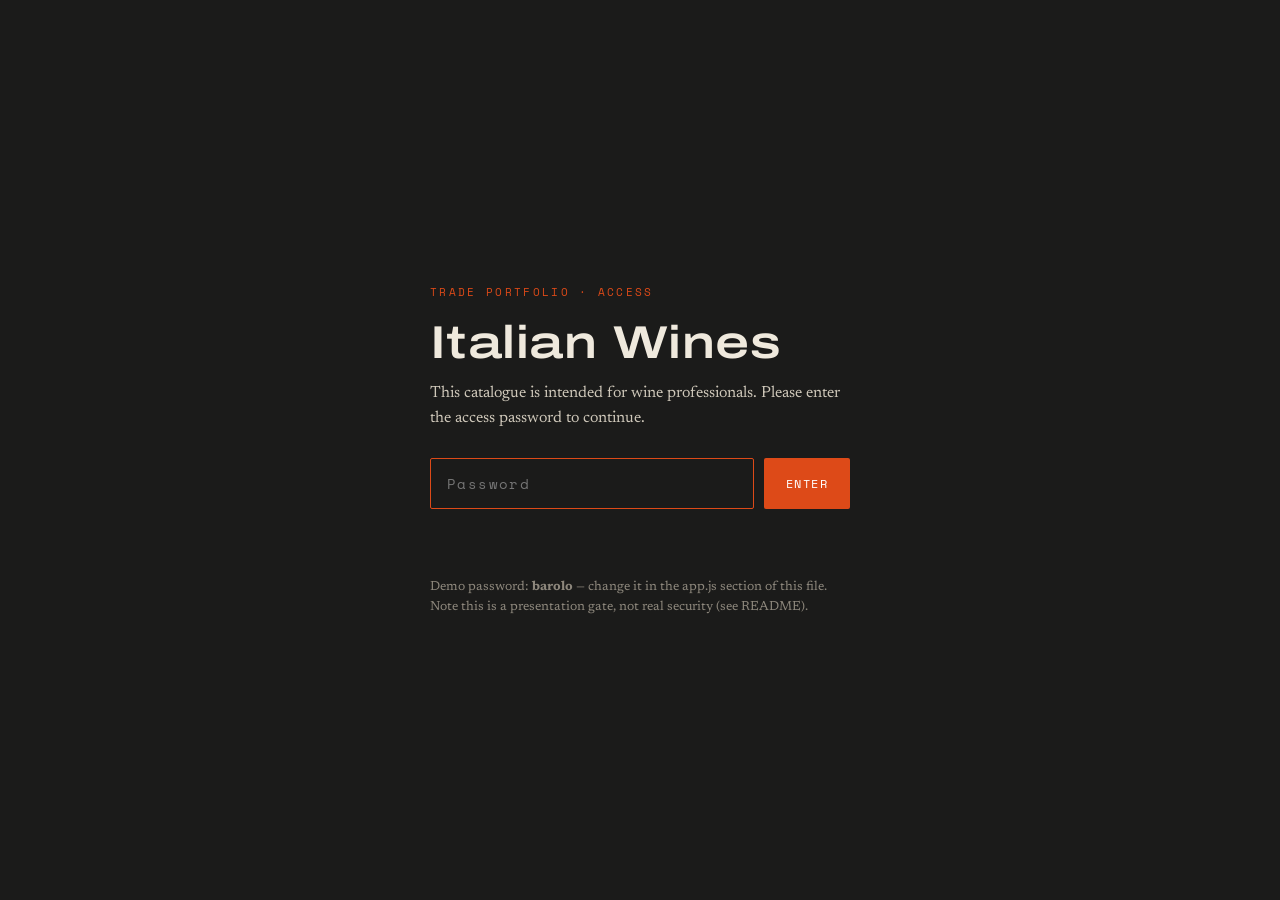
<file: index.html>
<!DOCTYPE html>
<html lang="en">
<head>
  <meta charset="UTF-8">
  <meta name="viewport" content="width=device-width, initial-scale=1">
  <meta name="description" content="A portfolio of Italian wines for the trade — explore producers region by region.">
  <title>Italian Wine Portfolio</title>
  <link rel="preconnect" href="https://fonts.googleapis.com">
  <link rel="preconnect" href="https://fonts.gstatic.com" crossorigin>
  <link href="https://fonts.googleapis.com/css2?family=Archivo:wght@400;500;600&family=Newsreader:ital,opsz,wght@0,6..72,400;0,6..72,500;1,6..72,400&family=Space+Mono:wght@400;700&display=swap" rel="stylesheet">
  <style>
/* =================================================================
   Italian Wine Portfolio — styles.css
   Palette: near-black ink, paper white, single orange accent.
   Type:    Archivo (display) · Newsreader (prose) · Space Mono (data)
   ================================================================= */

:root{
  --ink:        #1b1b1a;
  --ink-soft:   #3a3a37;
  --paper:      #efe9dd;
  --paper-2:    #e6dfd0;
  --line:       #cbc4b4;
  --grey:       #b9b3a6;
  --grey-2:     #d4cec0;
  --accent:     #dd4a18;
  --accent-ink: #b53c14;
  --focus:      #1b1b1a;

  --pad-x:      clamp(16px, 5vw, 64px);
  --maxw:       1280px;

  --f-display:  "Archivo", system-ui, sans-serif;
  --f-body:     "Newsreader", Georgia, serif;
  --f-mono:     "Space Mono", ui-monospace, monospace;

  --t-fast:     180ms cubic-bezier(.4,.0,.2,1);
  --t-med:      420ms cubic-bezier(.4,.0,.2,1);
  --t-zoom:     720ms cubic-bezier(.65,.0,.18,1);
}

*,*::before,*::after{ box-sizing:border-box; }

/* the [hidden] attribute must win over class rules that set display
   (e.g. .gate / #app use display:flex), otherwise hidden never hides */
[hidden]{ display:none !important; }

html{ -webkit-text-size-adjust:100%; }

body{
  margin:0;
  background:var(--paper);
  color:var(--ink);
  font-family:var(--f-body);
  font-size:18px;
  line-height:1.55;
  font-weight:400;
  -webkit-font-smoothing:antialiased;
  text-rendering:optimizeLegibility;
}

a{ color:inherit; }

h1,h2,h3,h4{
  font-family:var(--f-display);
  font-weight:600;
  font-stretch:expanded;
  letter-spacing:.01em;
  line-height:1.02;
  margin:0;
}

button{ font-family:inherit; cursor:pointer; }

.mono{
  font-family:var(--f-mono);
  text-transform:uppercase;
  letter-spacing:.14em;
  font-size:.7rem;
}

.accent{ color:var(--accent); }

/* ---- shell -------------------------------------------------------- */
#app{ min-height:100dvh; display:flex; flex-direction:column; }

.wrap{
  width:100%;
  max-width:var(--maxw);
  margin:0 auto;
  padding-inline:var(--pad-x);
}

/* ---- masthead ----------------------------------------------------- */
.masthead{
  display:flex;
  align-items:baseline;
  justify-content:space-between;
  gap:24px;
  padding-block:22px 14px;
  border-bottom:1px solid var(--line);
  flex-wrap:wrap;
}
.masthead .brand{
  font-family:var(--f-display);
  font-stretch:expanded;
  font-weight:600;
  font-size:clamp(15px,2vw,19px);
  letter-spacing:.04em;
  text-transform:uppercase;
}
.masthead .brand b{ color:var(--accent); font-weight:600; }
.masthead .tag{ color:var(--ink-soft); }

.crumbs{ display:flex; gap:10px; align-items:center; flex-wrap:wrap; }
.crumbs button,.crumbs span{
  background:none; border:none; padding:0;
  font-family:var(--f-mono);
  text-transform:uppercase; letter-spacing:.14em; font-size:.66rem;
  color:var(--ink-soft);
}
.crumbs button:hover{ color:var(--accent); }
.crumbs .sep{ color:var(--grey); }
.crumbs .here{ color:var(--ink); }

/* ---- login gate --------------------------------------------------- */
.gate{
  position:fixed; inset:0; z-index:50;
  background:var(--ink);
  color:var(--paper);
  display:flex; align-items:center; justify-content:center;
  padding:var(--pad-x);
}
.gate-card{ width:min(420px,100%); }
.gate-kicker{
  font-family:var(--f-mono); text-transform:uppercase;
  letter-spacing:.22em; font-size:.66rem; color:var(--accent);
  margin-bottom:20px;
}
.gate h1{
  font-size:clamp(30px,6vw,46px);
  color:var(--paper); margin-bottom:14px;
}
.gate p{ color:#cfc8ba; margin:0 0 28px; font-size:16px; }
.gate-row{ display:flex; gap:10px; }
.gate input{
  flex:1; min-width:0;
  background:transparent;
  border:1px solid #555049;
  color:var(--paper);
  font-family:var(--f-mono); letter-spacing:.1em;
  padding:14px 16px; font-size:14px;
  border-radius:2px;
}
.gate input:focus{ outline:none; border-color:var(--accent); }
.gate button{
  background:var(--accent); color:#fff; border:none;
  padding:0 22px; border-radius:2px;
  font-family:var(--f-mono); text-transform:uppercase; letter-spacing:.12em;
  font-size:.72rem;
}
.gate button:hover{ background:var(--accent-ink); }
.gate-err{ color:#f0a890; font-size:14px; min-height:20px; margin-top:14px; font-family:var(--f-mono); letter-spacing:.04em; }
.gate-note{ margin-top:34px; font-size:13px; color:#8d877c; line-height:1.5; }

/* ---- view transitions -------------------------------------------- */
.view{ animation:fade var(--t-med) both; }
@keyframes fade{ from{ opacity:0; transform:translateY(8px);} to{ opacity:1; transform:none;} }

/* ---- landing (Italy) --------------------------------------------- */
.landing{ padding-block:28px 56px; }
.landing-head{ max-width:62ch; margin-bottom:8px; }
.landing-head h1{
  font-size:clamp(34px,7vw,76px);
  line-height:.96;
  margin-bottom:18px;
}
.landing-head p{ color:var(--ink-soft); font-size:clamp(16px,2.2vw,20px); }

.map-stage{
  position:relative;
  margin-top:14px;
}
.italy-map{ width:100%; height:auto; display:block; }

/* region polygons */
.region{ transition:fill var(--t-fast), opacity var(--t-fast); }
.region.inactive{ fill:var(--grey-2); stroke:var(--paper); stroke-width:1.5; }
.region.active{ fill:var(--ink); stroke:var(--paper); stroke-width:1.5; cursor:pointer; }
.region.active:hover,
.region.active:focus-visible{ fill:var(--accent); outline:none; }
.region-dot{ fill:var(--accent); cursor:pointer; }
.region-label{
  font-family:var(--f-mono); font-size:11px; letter-spacing:.12em;
  text-transform:uppercase; fill:var(--ink); pointer-events:none;
}
.region-label.on-dark{ fill:var(--paper); }

.legend{
  display:flex; gap:22px; flex-wrap:wrap; margin-top:22px;
  font-family:var(--f-mono); text-transform:uppercase;
  letter-spacing:.12em; font-size:.64rem; color:var(--ink-soft);
}
.legend i{ display:inline-block; width:12px; height:12px; margin-right:8px; vertical-align:-1px; }
.legend .sw-active{ background:var(--ink); }
.legend .sw-acc{ background:var(--accent); }
.legend .sw-off{ background:var(--grey-2); }

/* ---- region view -------------------------------------------------- */
.region-view{ padding-block:24px 60px; }
.region-view .r-head{ margin-bottom:18px; }
.region-view h1{ font-size:clamp(30px,6vw,60px); }
.region-view .r-sub{ font-family:var(--f-mono); text-transform:uppercase; letter-spacing:.16em; font-size:.72rem; color:var(--accent); margin-top:10px; }

.region-grid{ display:grid; grid-template-columns:1.5fr 1fr; gap:36px; align-items:start; }
.region-canvas{ background:var(--paper-2); border:1px solid var(--line); border-radius:4px; padding:10px; }
.region-canvas svg{ width:100%; height:auto; display:block; }

/* context: surrounding land (grey) and sea (blue) */
.ctx-land{ fill:#e7e5de; stroke:#e7e5de; stroke-width:1.2; }
.ctx-sea { fill:#dbe6ec; stroke:#dbe6ec; stroke-width:1.2; }

/* mesh borders — weights distinguish coast / region / appellation / commune */
.mesh-borders line{ stroke-linecap:round; }
.edge-coast      { stroke:#a7c2cf; stroke-width:1.4; }
.edge-region     { stroke:#8b8370; stroke-width:1.7; }
.edge-appellation{ stroke:#8f8773; stroke-width:1.4; }
.edge-commune    { stroke:#c5beae; stroke-width:0.9; stroke-dasharray:1 3; }

/* labels */
.r-appellation{ font-family:var(--f-mono); font-size:11px; letter-spacing:.16em; text-transform:uppercase; fill:#43413b; }
.r-area       { font-family:var(--f-mono); font-size:10px; letter-spacing:.14em; text-transform:uppercase; fill:#6f6d64; }
.r-commune    { font-family:var(--f-mono); font-size:8px;  letter-spacing:.08em; text-transform:uppercase; fill:#86836f; }
.r-neigh      { font-family:var(--f-mono); font-size:9px;  letter-spacing:.18em; text-transform:uppercase; fill:#aaa69b; }
.r-neigh-sea  { font-family:var(--f-body); font-style:italic; font-size:12px; letter-spacing:.05em; fill:#8aa7b6; }
.r-city       { font-family:var(--f-body); font-style:italic; font-size:12px; fill:#33322e; }
.r-city-dot   { fill:#33322e; }
.r-sea        { font-family:var(--f-body); font-style:italic; font-size:13px; fill:#8aa7b6; letter-spacing:.06em; }

.prod-marker{ cursor:pointer; }
.prod-marker circle{ fill:var(--accent); transition:r var(--t-fast); }
.prod-marker:hover circle,
.prod-marker:focus-visible circle{ r:9.5; outline:none; }
.prod-marker .ring{ fill:none; stroke:var(--accent); stroke-width:1.5; opacity:.45; }
.prod-marker text{ font-family:var(--f-mono); font-size:11px; letter-spacing:.08em; fill:var(--ink); text-transform:uppercase; }


.region-list{ display:flex; flex-direction:column; gap:2px; }
.region-list h2{ font-size:14px; font-family:var(--f-mono); letter-spacing:.16em; text-transform:uppercase; color:var(--ink-soft); margin-bottom:14px; font-weight:400; font-stretch:normal; }
.prod-card{
  text-align:left; background:none; border:none;
  border-top:1px solid var(--line);
  padding:18px 4px; display:flex; gap:16px; align-items:baseline;
  transition:padding var(--t-fast), background var(--t-fast);
}
.prod-card:last-child{ border-bottom:1px solid var(--line); }
.prod-card:hover{ background:var(--paper-2); padding-inline:14px; }
.prod-card .n{ font-family:var(--f-display); font-stretch:expanded; font-weight:600; font-size:20px; }
.prod-card:hover .n{ color:var(--accent); }
.prod-card .s{ font-family:var(--f-mono); font-size:.62rem; letter-spacing:.12em; text-transform:uppercase; color:var(--ink-soft); margin-left:auto; white-space:nowrap; }

/* ---- producer page ------------------------------------------------ */
.producer{ padding-block:24px 72px; }
.p-top{ border-bottom:1px solid var(--line); padding-bottom:22px; margin-bottom:0; }
.p-place{ font-family:var(--f-mono); text-transform:uppercase; letter-spacing:.18em; font-size:.7rem; color:var(--accent); }
.p-top h1{ font-size:clamp(32px,6.5vw,68px); margin:12px 0 12px; }
.p-lede{ font-size:clamp(18px,2.4vw,23px); max-width:60ch; color:var(--ink-soft); line-height:1.4; }
.p-founded{ font-family:var(--f-mono); font-size:.66rem; letter-spacing:.14em; text-transform:uppercase; color:var(--ink-soft); margin-top:16px; }

.tabs{ display:flex; gap:0; flex-wrap:wrap; margin:26px 0 30px; border-bottom:1px solid var(--line); }
.tab{
  background:none; border:none; padding:14px 0; margin-right:30px;
  font-family:var(--f-mono); text-transform:uppercase; letter-spacing:.14em;
  font-size:.74rem; color:var(--ink-soft);
  position:relative; top:1px;
  border-bottom:2px solid transparent; cursor:pointer;
}
.tab[aria-selected="true"]{ color:var(--ink); border-bottom-color:var(--accent); }
.tab:hover{ color:var(--ink); }

.tabpane{ animation:fade var(--t-fast) both; }

/* producer prose */
.prose{ max-width:68ch; }
.prose p{ margin:0 0 1.1em; }
.prose p:first-child{ font-size:1.05em; }

/* winemaker */
.wm-head{ margin-bottom:22px; }
.wm-name{ font-family:var(--f-display); font-size:1.5rem; letter-spacing:.01em; }
.wm-title{ font-family:var(--f-mono); font-size:.66rem; letter-spacing:.16em; text-transform:uppercase; color:var(--accent); margin-top:6px; }

/* critics */
.crit-list{ display:flex; flex-direction:column; gap:0; max-width:74ch; }
.crit{ padding:20px 0; border-top:1px solid var(--line); }
.crit:first-child{ border-top:none; padding-top:4px; }
.crit-head{ display:flex; align-items:baseline; gap:14px; }
.crit-who{ font-family:var(--f-mono); font-size:.72rem; letter-spacing:.13em; text-transform:uppercase; color:var(--ink); }
.crit-score{
  font-family:var(--f-mono); font-size:.72rem; font-weight:700; letter-spacing:.04em;
  color:var(--accent); border:1px solid var(--accent); border-radius:2px; padding:1px 7px;
}
.crit-context{ display:block; font-family:var(--f-body); font-style:italic; font-size:.85rem; color:var(--ink-soft); margin:4px 0 2px; }
.crit-note{ margin:8px 0 0; max-width:70ch; }
.crit-src{ font-family:var(--f-mono); font-size:.58rem; letter-spacing:.08em; text-transform:uppercase; color:var(--ink-soft); white-space:nowrap; text-decoration:none; border-bottom:1px solid var(--line); }
.crit-src:hover{ color:var(--accent); border-color:var(--accent); }
.crit-coverage{ margin-top:24px; padding:14px 16px; background:var(--paper-2); border-left:2px solid var(--line); font-size:.92rem; color:var(--ink-soft); max-width:74ch; }
.crit-foot{ margin-top:14px; font-family:var(--f-mono); font-size:.58rem; letter-spacing:.06em; text-transform:uppercase; color:var(--ink-soft); max-width:74ch; }


.refs{ margin-top:34px; border-top:1px solid var(--line); padding-top:22px; }
.refs h3{ font-family:var(--f-mono); font-stretch:normal; font-weight:400; font-size:.7rem; letter-spacing:.16em; text-transform:uppercase; color:var(--ink-soft); margin-bottom:14px; }
.refs ul{ list-style:none; margin:0; padding:0; display:flex; flex-direction:column; gap:10px; }
.refs a{ text-decoration:none; display:inline-flex; gap:10px; align-items:baseline; }
.refs a .lbl{ border-bottom:1px solid var(--ink); padding-bottom:1px; }
.refs a:hover .lbl{ color:var(--accent); border-color:var(--accent); }
.refs a .src{ font-family:var(--f-mono); font-size:.6rem; letter-spacing:.1em; text-transform:uppercase; color:var(--ink-soft); }

/* wines */
.wine{ display:grid; grid-template-columns:300px 1fr; gap:48px; align-items:start; }
.wine + .wine{ margin-top:56px; border-top:1px solid var(--line); padding-top:48px; }
.wine-visual{ position:sticky; top:24px; }
.wine-visual svg{ width:100%; max-width:240px; height:auto; display:block; margin:0 auto; filter:drop-shadow(0 18px 24px rgba(0,0,0,.14)); }
.wine-meta{ min-width:0; }
.wine-meta h2{ font-size:clamp(24px,3.4vw,34px); line-height:1.04; }
.wine-vint{ font-family:var(--f-mono); letter-spacing:.16em; text-transform:uppercase; font-size:.72rem; color:var(--accent); margin:10px 0 2px; }
.wine-app{ font-family:var(--f-mono); letter-spacing:.1em; text-transform:uppercase; font-size:.64rem; color:var(--ink-soft); }

.spec{ margin-top:24px; display:grid; gap:0; }
.spec-row{ display:grid; grid-template-columns:160px 1fr; gap:18px; padding:14px 0; border-top:1px solid var(--line); }
.spec-row:last-child{ border-bottom:1px solid var(--line); }
.spec-row dt{ font-family:var(--f-mono); font-size:.64rem; letter-spacing:.13em; text-transform:uppercase; color:var(--ink-soft); padding-top:3px; }
.spec-row dd{ margin:0; }

.note-flag{
  margin-top:22px; padding:16px 18px;
  background:var(--paper-2); border-left:3px solid var(--accent);
  font-size:15px; color:var(--ink-soft); border-radius:2px;
}

/* ---- footer ------------------------------------------------------- */
.foot{
  margin-top:auto; border-top:1px solid var(--line);
  padding-block:26px 40px;
  display:flex; justify-content:space-between; gap:20px; flex-wrap:wrap;
  font-family:var(--f-mono); font-size:.62rem; letter-spacing:.12em;
  text-transform:uppercase; color:var(--ink-soft);
}
.foot a{ color:var(--ink-soft); text-decoration:none; }
.foot a:hover{ color:var(--accent); }

/* ---- responsive --------------------------------------------------- */
@media (max-width:900px){
  .region-grid{ grid-template-columns:1fr; gap:24px; }
  .wine{ grid-template-columns:1fr; gap:24px; }
  .wine-visual{ position:static; max-width:200px; margin:0 auto; }
}
@media (max-width:560px){
  body{ font-size:17px; }
  .spec-row{ grid-template-columns:1fr; gap:4px; }
  .tab{ margin-right:22px; }
  .masthead{ padding-block:16px 12px; }
}

/* ---- focus + motion ---------------------------------------------- */
:focus-visible{ outline:2px solid var(--focus); outline-offset:2px; }
.region.active:focus-visible{ outline:2px solid var(--accent); outline-offset:0; }

@media (prefers-reduced-motion:reduce){
  *,*::before,*::after{ animation-duration:.001ms !important; transition-duration:.001ms !important; }
}

  </style>
</head>
<body>
  <div class="gate" id="gate" hidden>
    <div class="gate-card">
      <div class="gate-kicker">Trade Portfolio · Access</div>
      <h1>Italian Wines</h1>
      <p>This catalogue is intended for wine professionals. Please enter the access password to continue.</p>
      <div class="gate-row">
        <input id="gate-input" type="password" autocomplete="off" placeholder="Password" aria-label="Access password">
        <button id="gate-btn" type="button">Enter</button>
      </div>
      <div class="gate-err" id="gate-err" aria-live="polite"></div>
      <div class="gate-note">Demo password: <strong>barolo</strong> — change it in the app.js section of this file. Note this is a presentation gate, not real security (see README).</div>
    </div>
  </div>

  <div id="app" hidden>
    <header class="wrap masthead">
      <div><div class="brand">Italian Wine <b>Portfolio</b></div></div>
      <nav class="crumbs" id="crumbs" aria-label="Breadcrumb"></nav>
    </header>
    <main id="view" class="wrap" role="main"></main>
    <footer class="wrap foot">
      <span>Italian Wine Portfolio — for the trade</span>
      <span>Maps &amp; bottles drawn from data · sources cited per producer</span>
    </footer>
  </div>

<script>
/* ------------------------------------------------------------------ *
 *  geo.js — all map geometry
 *  - ITALY_REGIONS: low-poly polygons for the national map (viewBox 760x940)
 *  - REGION_MAPS:   contiguous "mesh" maps for each region (viewBox 600x460)
 *
 *  Each region map is a partition of a shared grid into labelled cells.
 *  Adjacent cells share grid vertices, so the areas tile together with no
 *  gaps; borders between different appellations/communes are drawn from the
 *  cell codes. Coordinates are a faithful schematic of the real arrangement
 *  of the zones, not survey-accurate boundary data.
 * ------------------------------------------------------------------ */

const ITALY_VIEWBOX = "0 0 760 940";

const ITALY_REGIONS = [
  { id:'val-daosta',  name:"Valle d'Aosta",        active:false, points:"120,150 165,120 205,150 178,182 132,180" },
  { id:'piemonte',    name:"Piemonte",             active:true,  points:"132,180 178,182 205,150 252,168 290,250 292,322 250,358 198,348 165,300 150,240" },
  { id:'lombardia',   name:"Lombardia",            active:false, points:"252,168 332,118 412,130 432,205 405,258 330,266 290,250" },
  { id:'trentino',    name:"Trentino-Alto Adige",  active:false, points:"388,96 446,80 474,122 458,176 412,168 396,130" },
  { id:'veneto',      name:"Veneto",               active:false, points:"412,168 458,176 548,182 562,238 482,258 432,205" },
  { id:'friuli',      name:"Friuli-Venezia Giulia",active:true,  points:"548,182 602,166 636,202 614,252 562,238" },
  { id:'liguria',     name:"Liguria",              active:false, points:"165,300 198,348 250,358 305,352 332,362 300,388 230,374 180,346" },
  { id:'emilia',      name:"Emilia-Romagna",       active:false, points:"290,250 330,266 405,258 432,205 482,258 548,302 500,356 432,362 360,356 332,362 305,352 300,322" },
  { id:'toscana',     name:"Toscana",              active:true,  points:"305,352 360,356 432,362 442,422 402,472 350,472 320,442 300,392" },
  { id:'umbria',      name:"Umbria",               active:false, points:"442,362 500,356 492,392 502,422 472,472 442,472 432,422" },
  { id:'marche',      name:"Marche",               active:true,  points:"500,356 548,302 578,362 562,432 522,456 502,422 492,392" },
  { id:'lazio',       name:"Lazio",                active:false, points:"350,472 402,472 442,472 472,472 462,532 412,588 362,562 336,512" },
  { id:'abruzzo',     name:"Abruzzo",              active:true,  points:"502,422 522,456 562,432 582,472 562,522 512,522 492,482" },
  { id:'molise',      name:"Molise",               active:false, points:"512,522 562,522 592,542 576,582 526,566 506,546" },
  { id:'campania',    name:"Campania",             active:false, points:"412,588 462,532 512,546 526,566 520,612 470,652 430,632" },
  { id:'puglia',      name:"Puglia",               active:false, points:"576,502 606,500 662,546 702,622 660,668 606,642 576,582 592,542" },
  { id:'basilicata',  name:"Basilicata",           active:false, points:"520,566 576,582 606,642 576,676 530,666 515,612" },
  { id:'calabria',    name:"Calabria",             active:false, points:"530,668 574,678 600,694 582,742 548,800 520,812 536,748 540,710" },
  { id:'sicilia',     name:"Sicilia",              active:true,  points:"448,860 578,846 620,896 538,918 458,908" },
  { id:'sardegna',    name:"Sardegna",             active:false, points:"175,615 252,600 272,692 236,776 180,766 160,690" },
];

/* Pantelleria is a producer location (shown inside the Sicilia map),
   not a region, so nothing extra is drawn on the national map. */
const ITALY_ISLANDS = [];

/* ------------------------------------------------------------------ *
 *  Regional mesh maps. viewBox 0 0 600 460.
 *  grid     : shared lattice — x[] column edges, y[] row edges
 *  cells    : rows of single-char codes ('.' = water / outside)
 *  legend   : code -> { name, group }
 *  groups   : group -> { tint, appellation }   (appellation:null = no big label)
 *  cities   : orientation dots { name, x, y }
 *  producers: { id, name, zone, sub }  (marker placed at the zone centroid)
 * ------------------------------------------------------------------ */
const GRID_X = [60,120,180,240,300,360,420,480,540];
const GRID_Y = [55,113,171,229,287,345,403];

const REGION_MAPS = {
  piemonte: {
    title: "Piemonte",
    subtitle: "Langhe & Monferrato",
    sea: null,
    neighbours: [ {name:"Lombardia",x:518,y:90}, {name:"Liguria",x:250,y:446} ],
    grid: { x:GRID_X, y:GRID_Y },
    cells: [
      ".MMKMMM.",
      "MMRRRbb.",
      ".RRRRbn.",
      ".LLOCtn.",
      ".LOOCS..",
      "..OFSS..",
    ],
    legend: {
      M:{ name:"Monferrato",            group:"monferrato" },
      K:{ name:"Canelli",               group:"monferrato" },
      R:{ name:"Roero · Alba",          group:"alba" },
      b:{ name:"Barbaresco",            group:"barbaresco" },
      n:{ name:"Neive",                 group:"barbaresco" },
      t:{ name:"Treiso",                group:"barbaresco" },
      L:{ name:"La Morra",              group:"barolo" },
      O:{ name:"Barolo",                group:"barolo" },
      C:{ name:"Castiglione Falletto",  group:"barolo" },
      S:{ name:"Serralunga d'Alba",     group:"barolo" },
      F:{ name:"Monforte d'Alba",       group:"barolo" },
    },
    groups: {
      monferrato:{ tint:"#ece6d6", appellation:"Monferrato" },
      alba:      { tint:"#f1ece0", appellation:null },
      barbaresco:{ tint:"#e7ddca", appellation:"Barbaresco" },
      barolo:    { tint:"#e1d7c0", appellation:"Barolo" },
    },
    cities: [
      { name:"Alba",  x:318, y:206 },
      { name:"Asti",  x:150, y:150 },
    ],
    producers: [
      { id:'contratto',  name:"Contratto",  zone:"K", sub:"Canelli" },
      { id:'ceretto',    name:"Ceretto",    zone:"n", sub:"Gallina · Neive" },
      { id:'fortemasso', name:"Fortemasso", zone:"F", sub:"Castelletto · Monforte" },
    ],
  },

  toscana: {
    title: "Toscana",
    subtitle: "Bolgheri & Chianti Classico",
    sea: { label:"Mar Tirreno", side:'left' },
    neighbours: [ {name:"Emilia-Romagna",x:300,y:30}, {name:"Umbria",x:566,y:300}, {name:"Lazio",x:444,y:446} ],
    grid: { x:GRID_X, y:GRID_Y },
    cells: [
      ".HHHPP..",
      ".BHHPG..",
      ".BHHGED.",
      ".BHHEEJ.",
      ".HHHEJJ.",
      "..HHE...",
    ],
    legend: {
      B:{ name:"Bolgheri",              group:"bolgheri" },
      H:{ name:"Colline", group:"colline", hideLabel:true },
      P:{ name:"Barberino Tavarnelle",  group:"chianti" },
      G:{ name:"Greve",                 group:"chianti" },
      E:{ name:"Castellina",            group:"chianti" },
      D:{ name:"Radda",                 group:"chianti" },
      J:{ name:"Gaiole",                group:"chianti" },
    },
    groups: {
      bolgheri:{ tint:"#e3e6df", appellation:"Bolgheri" },
      colline: { tint:"#f1ece0", appellation:null },
      chianti: { tint:"#e8dfcc", appellation:"Chianti Classico" },
    },
    cities: [
      { name:"Firenze", x:372, y:78 },
      { name:"Siena",   x:318, y:330 },
    ],
    producers: [
      { id:'argentiera', name:"Tenuta Argentiera",    zone:"B", sub:"" },
      { id:'monsanto',   name:"Castello di Monsanto",  zone:"P", sub:"Barberino" },
    ],
  },

  marche: {
    title: "Marche",
    subtitle: "Verdicchio dei Castelli di Jesi",
    sea: { label:"Mar Adriatico", side:'right' },
    neighbours: [ {name:"Emilia-Romagna",x:170,y:30}, {name:"Umbria",x:70,y:300}, {name:"Abruzzo",x:250,y:452} ],
    grid: { x:GRID_X, y:GRID_Y },
    cells: [
      ".HHcmO..",
      "HHcmmO..",
      ".HumsO..",
      ".TuusH..",
      ".TTuHH..",
      "..THH...",
    ],
    legend: {
      c:{ name:"Castelplanio",  group:"castelli" },
      m:{ name:"Montecarotto",  group:"castelli" },
      u:{ name:"Cupramontana",  group:"castelli" },
      s:{ name:"Staffolo",      group:"castelli" },
      T:{ name:"Matelica",      group:"matelica" },
      O:{ name:"Costa · Conero",group:"coast", hideLabel:true },
      H:{ name:"Colline",       group:"colline", hideLabel:true },
    },
    groups: {
      castelli:{ tint:"#e7ddca", appellation:"Castelli di Jesi" },
      matelica:{ tint:"#e9e1d0", appellation:"Matelica" },
      coast:   { tint:"#e3e6df", appellation:null },
      colline: { tint:"#f1ece0", appellation:null },
    },
    cities: [
      { name:"Ancona", x:402, y:142 },
      { name:"Jesi",   x:300, y:232 },
    ],
    producers: [
      { id:'bucci', name:"Bucci", zone:"m", sub:"Ostra Vetere" },
    ],
  },

  abruzzo: {
    title: "Abruzzo",
    subtitle: "Trebbiano d'Abruzzo",
    sea: { label:"Mar Adriatico", side:'right' },
    neighbours: [ {name:"Marche",x:250,y:30}, {name:"Lazio",x:70,y:120}, {name:"Molise",x:432,y:452} ],
    grid: { x:GRID_X, y:GRID_Y },
    cells: [
      "GGtttO..",
      "GGGtLO..",
      "GGGLLO..",
      "GGhLLO..",
      ".GhhhO..",
      "..hhh...",
    ],
    legend: {
      G:{ name:"Gran Sasso",        group:"relief" },
      t:{ name:"Colline Teramane",  group:"teramane" },
      L:{ name:"Loreto Aprutino",   group:"pescaresi" },
      h:{ name:"Colline Teatine",   group:"teatine" },
      O:{ name:"Costa Adriatica",   group:"coast" },
    },
    groups: {
      relief:   { tint:"#e1e3db", appellation:null },
      teramane: { tint:"#e8dfcc", appellation:"Colline Teramane" },
      pescaresi:{ tint:"#e2d8c2", appellation:"Loreto Aprutino" },
      teatine:  { tint:"#ece5d4", appellation:"Colline Teatine" },
      coast:    { tint:"#e3e6df", appellation:null },
    },
    cities: [
      { name:"Pescara", x:402, y:142 },
      { name:"Chieti",  x:258, y:330 },
      { name:"L'Aquila",x:150, y:200 },
    ],
    producers: [
      { id:'valentini', name:"Valentini", zone:"L", sub:"" },
    ],
  },

  friuli: {
    title: "Friuli-Venezia Giulia",
    subtitle: "Collio · Ribolla Gialla",
    sea: { label:"Mar Adriatico", side:'bottom' },
    neighbours: [ {name:"Veneto",x:80,y:108}, {name:"Austria",x:250,y:28}, {name:"Slovenia",x:506,y:176} ],
    grid: { x:GRID_X, y:GRID_Y },
    cells: [
      ".PEEE...",
      "PPPECC..",
      "PPPECC..",
      "PPPPCC..",
      ".OOPOO..",
      "..OOO...",
    ],
    legend: {
      P:{ name:"Grave · Isonzo",     group:"grave" },
      E:{ name:"Colli Orientali",    group:"orientali" },
      C:{ name:"Collio",             group:"collio" },
      O:{ name:"Laguna · Costa",     group:"coast" },
    },
    groups: {
      grave:    { tint:"#ece7da", appellation:"Grave" },
      orientali:{ tint:"#e8dfcc", appellation:"Colli Orientali" },
      collio:   { tint:"#e2d8c2", appellation:"Collio" },
      coast:    { tint:"#e3e6df", appellation:null },
    },
    cities: [
      { name:"Udine",      x:198, y:150 },
      { name:"Gorizia",    x:330, y:262 },
    ],
    producers: [
      { id:'gravner', name:"Gravner", zone:"C", sub:"Oslavia" },
    ],
  },

  sicilia: {
    title: "Sicilia",
    subtitle: "Pantelleria · Zibibbo",
    sea: { label:"Canale di Sicilia", side:'around' },
    neighbours: [ {name:"Mar Tirreno",x:300,y:34,sea:true}, {name:"Calabria",x:542,y:46} ],
    grid: { x:GRID_X, y:GRID_Y },
    cells: [
      "...WIT..",
      "..WWIT..",
      "..WIIT..",
      ".Z.WI...",
      "ZZ......",
      ".Z......",
    ],
    legend: {
      W:{ name:"Marsala · Trapani", group:"sic_w" },
      I:{ name:"Sicilia",           group:"sic_c" },
      T:{ name:"Etna",              group:"sic_e" },
      Z:{ name:"Pantelleria",       group:"pantelleria" },
    },
    groups: {
      sic_w:      { tint:"#e8dfcc", appellation:"Marsala" },
      sic_c:      { tint:"#eee8db", appellation:"Sicilia" },
      sic_e:      { tint:"#e3e6df", appellation:"Etna" },
      pantelleria:{ tint:"#e2d8c2", appellation:"Pantelleria" },
    },
    cities: [
      { name:"Palermo", x:258, y:84 },
      { name:"Trapani", x:198, y:142 },
    ],
    producers: [
      { id:'pantelleria', name:"Tua Rita", zone:"Z", sub:"Sese" },
    ],
  },
};

if (typeof window !== 'undefined') {
  window.GEO = { ITALY_VIEWBOX, ITALY_REGIONS, ITALY_ISLANDS, REGION_MAPS };
}

</script>
<script>
/* ------------------------------------------------------------------ *
 *  data.js — portfolio content
 *  Prose is original and written to be factual and measured. Producer
 *  histories and wine notes are informed by the references listed on
 *  each page (Decanter, Wine Spectator, Berry Bros. & Rudd, Kerin
 *  O'Keefe, Gambero Rosso, consortium and estate sources).
 * ------------------------------------------------------------------ */

const PRODUCERS = {
  contratto: { id:`contratto`, name:`Contratto`, region:`piemonte`, place:`Canelli, Asti`, founded:`1867`, lede:`One of the oldest Metodo Classico houses in Italy, restored under the Rivetti family of La Spinetta.`, history:[`Contratto was founded in Canelli, in the Asti hills, in 1867 by Giuseppe Contratto. It was among the first Italian houses to commit to bottle-fermented sparkling wine, working at first with Moscato from the surrounding Monferrato. Its 1919 bottling is generally cited as the first vintage-dated Italian Metodo Classico, an early decision to express individual harvests rather than a fixed house blend.`, `In the 1920s the house broadened into vermouth and liqueurs, and commissioned poster art from Leonetto Cappiello that is still associated with the name. Beneath the town lie its cellars, cut deep into the tuff and limestone hillside and part of the UNESCO-listed "underground cathedrals" of Canelli.`, `After a long decline, the house was bought by the Bocchino distilling family in 1993, who restored the cellars before selling in 2011 to Giorgio Rivetti of La Spinetta. Rivetti refocused the range on dry, vintage-dated bottlings given long ageing on the lees, and developed estate vineyards in the high Alta Langa DOCG, the cooler upland zone now seen as Piedmont's reference for traditional-method sparkling wine.`, `The house is run today by Giorgio and his son Andrea, and continues to make a small line of vermouth and bitters alongside the sparkling wines.`], winemaker:{ name:`Giorgio Rivetti`, title:`Owner & winemaker · La Spinetta`, bio:[`Giorgio Rivetti directs winemaking at Contratto as part of La Spinetta, the family estate his father Giuseppe founded at Castagnole delle Lanze in 1977. According to La Spinetta's distributors, he began studying at the Scuola Enologica di Alba — one of Italy's oldest wine schools — at sixteen, and served apprenticeships in Burgundy and Bordeaux before returning to Piedmont.`, `He led the family into red wine with a Barbera d'Asti in 1985, and by 2000 La Spinetta was bottling a range of single-vineyard Piedmont wines; the family later expanded into Tuscany. A longstanding admirer of Champagne, Rivetti had in fact been making Contratto's sparkling wines since 2007, several years before the 2011 purchase, and after acquiring the house moved it to estate-grown fruit and longer lees-ageing.`, `He works alongside his son Andrea. Robert Parker once described him as displaying "a masterful touch" across Barbera, Moscato d'Asti and his red wines, and Wine Spectator has called him one of the leading forces in Piedmont.`] }, critics:[{ who:`Wine Spectator`, note:`Profiling Rivetti, the magazine cast him as a winemaker-proprietor who became "one of the leading forces in Piedmont," praising the precision and approachability of his wines.`, url:`https://www.skurnik.com/producer/la-spinetta-piedmont/` }, { who:`Robert Parker · The Wine Advocate`, note:`Parker credited Rivetti with "a masterful touch" across the family's Piedmont range — a reputation that carries into the Contratto sparkling wines he now oversees.`, url:`https://boundbywine.com/blogs/vineyard-spotlight/la-spinetta` }], criticsNote:`This particular cuvée — a 2009 magnum — has little published vintage-specific criticism. Contratto's current Alta Langa bottlings are reviewed by Vinous and The Wine Advocate; the notes above reflect the standing of the house and its winemaker rather than this exact bottle.`, references:[{ label:`Producer profile`, source:`Skurnik`, url:`https://www.skurnik.com/producer/contratto/` }, { label:`History`, source:`Contratto`, url:`https://www.contratto.it/en/history/` }, { label:`Giorgio Rivetti & La Spinetta`, source:`Cellarhand`, url:`https://cellarhand.com.au/producers/la-spinetta/` }], wines:[`contratto-pasdose`] },

  ceretto: { id:`ceretto`, name:`Ceretto`, region:`piemonte`, place:`Alba`, founded:`1937`, lede:`An Alba house that helped pioneer single-vineyard Barolo and Barbaresco, now farmed organically and biodynamically.`, history:[`Ceretto was established by Riccardo Ceretto in the 1930s. In the 1960s his sons Bruno and Marcello, influenced by Burgundy, began identifying and bottling individual crus of Barolo and Barbaresco — an unusual idea in Piedmont at the time. They purchased the family's first estate cru, Bricco Asili in Barbaresco, in 1968, and built a group of small estates around the best sites, including Bricco Rocche in Barolo.`, `Vinous credits the brothers — Marcello a gifted winemaker, Bruno a tireless traveller and promoter — as among the first Langhe houses to gain a worldwide following in the 1970s and early 1980s, when Barolo and Barbaresco were still little known abroad.`, `The third generation — Lisa, Roberta, Alessandro and Federico — joined from 1999. The family farms about 25 hectares across the Barolo and Barbaresco DOCGs (some 160 hectares in total across the Langhe and Roero), and runs other ventures including the three-Michelin-star Piazza Duomo in Alba.`, `Volume has fallen by roughly half this century through stricter selection. The estate's vines have been certified organic since the 2015 vintage, with biodynamic practice in the vineyards that the family chooses not to certify.`], winemaker:{ name:`Alessandro Ceretto`, title:`Head winemaker`, bio:[`Alessandro Ceretto, born in 1976, is the grandson of founder Riccardo and son of Marcello. He joined the family business in 1999 after studying oenology and gaining cellar experience abroad, and has been head winemaker since the early 2000s, overseeing the family's Langhe estates.`, `In 2009 he brought in the consultant Adriano Zago to convert the Nebbiolo vineyards to biodynamic farming, beginning with the best plots; satisfied with the results, he extended organic practice across the whole estate, which was certified organic from 2015. The family has also worked with the soil specialists Claude and Lydia Bourguignon.`, `In the cellar the shift has been toward longer macerations, native-yeast fermentations and large old casks rather than new oak. Alessandro has described his biodynamic Barolo as being "like my child," and frames his aim as building a high-level technical team in pursuit of terroir expression. The tiny Gallina holding in Neive, acquired in the mid-2010s, is among the newest of the family's single-vineyard sites.`] }, critics:[{ who:`Decanter`, note:`A producer profile tasting 19 wines traced the estate's move to organic and biodynamic farming and a lighter, more transparent style under the third generation.`, url:`https://www.decanter.com/premium/ceretto-producer-profile-19-wines-tasted-496193/` }, { who:`Antonio Galloni · Vinous`, note:`Vinous has tracked Ceretto's crus over long retrospectives, noting the change in winemaking from the mid-1990s toward gentler extraction and fresher, more site-driven Barbaresco and Barolo.`, url:`https://v1.vinous.com/articles/ceretto-barbaresco-asili-1974-2014-dec-2018` }], criticsNote:`Barbaresco Gallina is a very small, recent bottling (around 0.3 ha), so vintage-specific published scores are limited; the notes above reflect critics' view of the estate and its crus.`, references:[{ label:`Producer profile, 19 wines tasted`, source:`Decanter`, url:`https://www.decanter.com/premium/ceretto-producer-profile-19-wines-tasted-496193/` }, { label:`Barbaresco Asili 1974–2014 retrospective`, source:`Vinous`, url:`https://v1.vinous.com/articles/ceretto-barbaresco-asili-1974-2014-dec-2018` }, { label:`Barolo dinner & estate visit`, source:`World of Fine Wine`, url:`https://worldoffinewine.com/wine-food/ceretto-barolo-dinner-terroir-art-truffle-hunting` }], wines:[`ceretto-gallina`] },

  fortemasso: { id:`fortemasso`, name:`Fortemasso`, region:`piemonte`, place:`Monforte d'Alba`, founded:`2013`, lede:`A young Monforte estate working a single corner of the Castelletto cru in a contemporary, restrained style.`, history:[`Fortemasso was founded in 2013, when the Gussalli Beretta family — of the historic Brescia firearms house — acquired a property at Castelletto, in the commune of Monforte d'Alba in the Barolo DOCG. The name comes from the large boulder ("masso") on the highest point of the hill. The Nebbiolo holdings for Barolo are modest, around five hectares, with further plots for Langhe Nebbiolo, Barbera and Dolcetto.`, `The estate sits in the Castelletto subzone, a Menzione Geografica Aggiuntiva formally delimited within Barolo in 2010. The vineyards lie on Diano sandstone — sandy, silty soils with some marl — at roughly 360 to 450 metres, in a cool, well-ventilated pocket of the appellation.`, `Fortemasso is one of several estates in the Agricole Gussalli Beretta wine group, alongside Lo Sparviere in Franciacorta, Castello di Radda in Chianti Classico, Orlandi Contucci Ponno in the Colline Teramane, and properties in Alto Adige and Bolgheri. The approach is deliberately low-intervention, the stated aim a contemporary Barolo that keeps the variety's structure while emphasising freshness and perfume.`, `Winemaking and ageing take place in a purpose-built underground, energy-conscious cellar designed to preserve the landscape above. Decanter has described the estate as expressing "the contemporary soul of Barolo."`], winemaker:{ name:`A dedicated technical team`, title:`Agricole Gussalli Beretta group`, bio:[`Fortemasso does not present its work through a single celebrity winemaker. The estate describes itself as run by a young, dedicated technical team within the Agricole Gussalli Beretta group, which oversees several Italian wineries and emphasises vineyard work with limited cellar intervention.`, `Vinification follows a consistent template: fermentation in stainless steel with daily pump-overs and a submerged cap, total maceration of around 25 to 30 days, then roughly 30 months of ageing in wood for the Castelletto, followed by further time in bottle before release. The group has stated it prefers to let the Castelletto site, rather than an individual signature, define the wine.`] }, critics:[{ who:`Decanter`, note:`Decanter has profiled Fortemasso as part of a new generation reading the Castelletto subzone, framing its wines as "elegant, flavourful and surprisingly fresh," and has reviewed the Castelletto and Castelletto Riserva bottlings.`, url:`https://www.decanter.com/sponsored/fortemasso-the-contemporary-soul-of-barolo-568582/` }], criticsNote:`Fortemasso is a young estate (first vintages from the mid-2010s); independent critic coverage is still thin and vintage-specific scores for this bottling are limited.`, references:[{ label:`The contemporary soul of Barolo`, source:`Decanter`, url:`https://www.decanter.com/sponsored/fortemasso-the-contemporary-soul-of-barolo-568582/` }, { label:`Estate & the group`, source:`Fortemasso`, url:`https://www.fortemasso.it/en/the-group/` }], wines:[`fortemasso-castelletto`] },

  argentiera: { id:`argentiera`, name:`Tenuta Argentiera`, region:`toscana`, place:`Bolgheri`, founded:`1999`, lede:`The highest and most coastal estate in Bolgheri, making Bordeaux-variety reds with a cooler, fresher accent.`, history:[`Tenuta Argentiera was founded in 1999, with the first vines planted in 2000, in the southern part of the Bolgheri DOC. It sits on a plateau about 200 metres above the sea and a little over a mile from the Tyrrhenian coast — both the highest and one of the most maritime sites in the appellation. The name recalls the silver mines (argento) once worked in the hills.`, `Of roughly 500 hectares of estate land, about 80 are under vine, framed by coastal forest and Mediterranean scrub that help temper the climate and limit disease pressure. The soils are varied — sand in the lower sections, with limestone and clay unusually close to the coast — and harvest tends to run later than much of Bolgheri, the estate aiming for ripeness without heaviness.`, `The estate works Bordeaux varieties — Cabernet Sauvignon, Merlot, Cabernet Franc and, for other labels, Syrah — with gentle, gravity-assisted handling and extended macerations. Its flagship Argentiera Bolgheri Superiore has, across the past decade, drawn some of the highest scores in the appellation from international critics.`], winemaker:{ name:`Nicolò Carrara`, title:`Winemaker & managing director`, bio:[`Nicolò Carrara has been Argentiera's winemaker and managing director since 2009. He emphasises the estate's combination of altitude, sea breezes and surrounding forest, and the unusual presence of limestone and clay so near the coast, as the keys to a fresher, more structured style of Bolgheri.`, `Leonardo Raspini, who arrived in 2001, planted the first vineyard blocks; Carrara has since refined the work with a light hand in vineyard and cellar — careful canopy and harvest timing, a gradual conversion of training systems to increase freshness, and ageing in French oak. Merlot plays a central role in the Superiore blend, supported by Cabernet Sauvignon and Cabernet Franc.`] }, critics:[{ who:`James Suckling`, score:`96`, context:`2020 Bolgheri Superiore`, note:`Suckling described a rich, full-bodied wine of currant and plum with chocolate and walnut tones and layered tannins, suggesting several years' cellaring.`, url:`https://www.wineexpress.com/tenuta-argentiera-2020-bolgheri-superiore` }, { who:`Monica Larner · The Wine Advocate`, score:`94`, context:`2020 Bolgheri Superiore`, note:`Larner read the 2020 as a careful, proud hot-vintage expression — intense fruit up front, a touch shorter than the very best recent years — worth additional time in bottle.`, url:`https://www.wineexpress.com/tenuta-argentiera-2020-bolgheri-superiore` }, { who:`Decanter`, score:`94`, context:`2020 Bolgheri Superiore`, note:`Decanter noted a regular, dry growing season and a balanced, classically styled wine.`, url:`https://www.wineexpress.com/tenuta-argentiera-2020-bolgheri-superiore` }, { who:`James Suckling`, score:`99`, context:`2015 Bolgheri Superiore`, note:`On an earlier vintage, Suckling judged the wine the estate's best to date and placed Argentiera, in his words, "with the best of the best in Tuscany."`, url:`https://winespies.com/sales/9398-tenuta-argentiera-2015-argentiera-bolgheri-superiore` }], references:[{ label:`2020 Bolgheri Superiore — critic scores`, source:`Wine Express`, url:`https://www.wineexpress.com/tenuta-argentiera-2020-bolgheri-superiore` }, { label:`Winemaker Nicolò Carrara — estate profile`, source:`The Wine Chef`, url:`https://www.thewinechef.com/blog/a-bolgheri-beauty-between-the-sea-and-the-sky-tenuta-argentiera` }, { label:`Estate`, source:`Tenuta Argentiera`, url:`https://www.argentiera.it/en/` }], wines:[`argentiera-superiore`] },

  monsanto: { id:`monsanto`, name:`Castello di Monsanto`, region:`toscana`, place:`Barberino Tavarnelle`, founded:`1962`, lede:`The estate that bottled the first single-vineyard Chianti Classico, still family-run.`, history:[`Castello di Monsanto was established in 1962 by Fabrizio Bianchi in the hills of Barberino Val d'Elsa (now Barberino Tavarnelle), in the north-western corner of Chianti Classico. That same year he bottled Il Poggio as a single-vineyard wine — generally recognised as the first single-vineyard ("cru") Chianti Classico, and a model that helped shape the later Gran Selezione category.`, `Bianchi was an early reformer: in 1968 he removed white grapes from his Chianti Classico, well before the rules allowed it. The Il Poggio vineyard became the massal-selection source for the estate's Sangiovese, Canaiolo and Colorino, and a long underground cellar holds one of Tuscany's deepest libraries of older vintages.`, `The estate remains family-owned and is now led by the third generation. Il Poggio is fermented in stainless steel and aged in large oak botti, in a style built for long cellaring rather than early impact.`], winemaker:{ name:`Laura Bianchi`, title:`Proprietor & winemaker`, bio:[`Laura Bianchi, daughter of founder Fabrizio, took over the running of Castello di Monsanto and is one of Chianti Classico's established women winemakers. She has overseen continuity of the estate's house style — Sangiovese-led wines, ageing in Slavonian oak, and a deep reserve of older vintages — while carrying the Il Poggio cru into the Gran Selezione era.`, `She has spoken about Il Poggio's 1962 debut as the first vineyard-named Chianti Classico and its influence on the creation of the Gran Selezione designation in 2014. Her father Fabrizio remains a presence; the family frames its work as combining tradition with steady, incremental improvement.`] }, critics:[{ who:`James Suckling`, score:`96`, context:`2018 Il Poggio Gran Selezione`, note:`Suckling found lavender, sage, lemon blossom and cherry, with firm, fine tannins giving "crunchiness" — already impressive but built to age.`, url:`https://www.wineexpress.com/monsanto-2018-chianti-classico-riserva-il-poggio-gran-selezione` }, { who:`Antonio Galloni · Vinous`, score:`94`, context:`2018 Il Poggio Gran Selezione`, note:`Galloni described compelling aromatics — dried herbs, cedar, tobacco, scorched earth — but slightly less textural breadth than the very best years, suggesting a few years' patience (drink to ~2048).`, url:`https://whwc.com/monsanto-chianti-classico-gran-selezione-il-poggio-2018/` }, { who:`Monica Larner · The Wine Advocate`, score:`94`, context:`2018 Il Poggio Gran Selezione`, note:`Larner called it pure, precise and complex despite the warm 2018 summer — "a simply outstanding bottle of Chianti in the making," with a long window ahead.`, url:`https://whwc.com/monsanto-chianti-classico-gran-selezione-il-poggio-2018/` }, { who:`Jeb Dunnuck`, score:`95`, context:`2018 Il Poggio Gran Selezione`, note:`Dunnuck noted a perfumed, expressive wine of candied rose, wild raspberry and sweet herbs with real energy, for cellaring through the late 2030s.`, url:`https://www.wineexpress.com/monsanto-2018-chianti-classico-riserva-il-poggio-gran-selezione` }, { who:`Antonio Galloni · Vinous`, score:`98`, context:`2020 Il Poggio (estate context)`, note:`For a later vintage, Galloni called the 2020 "one of the finest Il Poggios ever made," and Vinous named it its #1 Wine of 2025 — a measure of the cru's current standing.`, url:`https://www.bbr.com/producer-5303-castello-monsanto` }], references:[{ label:`Il Poggio 2018 — Galloni & Larner notes`, source:`Woodland Hills Wine Co.`, url:`https://whwc.com/monsanto-chianti-classico-gran-selezione-il-poggio-2018/` }, { label:`Il Poggio 2018 — Suckling & Dunnuck`, source:`Wine Express`, url:`https://www.wineexpress.com/monsanto-2018-chianti-classico-riserva-il-poggio-gran-selezione` }, { label:`Laura Bianchi on Chianti Classico`, source:`VinConnect (podcast)`, url:`https://vinconnect.com/podcast-episode-3-the-evolution-of-chianti-classico-featuring-laura-bianchi-proprietor-of-castello-di-monsanto/` }], wines:[`monsanto-ilpoggio`] },

  bucci: { id:`bucci`, name:`Bucci`, region:`marche`, place:`Ostra Vetere`, founded:`1983`, lede:`A reference estate for age-worthy Verdicchio, built by Ampelio Bucci with enologist Giorgio Grai.`, history:[`The Bucci family has farmed the Castelli di Jesi hills since the 1700s, with origins at Montecarotto. Ampelio Bucci — a Bocconi graduate who worked in fashion and design and taught marketing — planted dedicated Verdicchio in 1971 at Ostra Vetere and, from the early 1980s, set out to make a serious, age-worthy wine at a time when the grape was tied to cheap, high-volume bottlings.`, `From 1983 he worked with the outspoken Alto Adige enologist Giorgio Grai, treating a white wine with the patience usually reserved for reds: very low yields, old vines, each parcel vinified separately, and ageing in large old oak. The estate has been certified organic since 2002. Much of its land is given to olives and grain; the wines are made in an underground cellar cool enough to need no refrigeration.`, `Giorgio Grai died in 2019; the winemaking passed to Gianni Gaspari, with long-time collaborator Gabriele Tanfani also central to the estate. In July 2024 Ampelio Bucci sold the winery to the Veronesi family (Oniwines, of the Oniverse group), with the existing team retained. Ampelio Bucci died in August 2025, aged 89, remembered as a pioneer of quality Italian white wine.`], winemaker:{ name:`Ampelio Bucci & Giorgio Grai`, title:`Founder and enologist (1983–2019); now Gianni Gaspari`, bio:[`The Villa Bucci Riserva is the product of a long partnership. Ampelio Bucci provided the vision and the vineyards; Giorgio Grai, whom Bucci engaged in 1983, provided the winemaking. Bucci has recalled that Grai's first verdict on his wines was blunt — that it would be hard to make anything worse — but that Grai saw the potential of late-ripening Verdicchio on the estate's calcareous soils.`, `Their method was to halve the yields the appellation allowed, restore old vines rather than replant, ferment and age each vineyard separately, and use large old casks so the wine gained complexity rather than oak flavour. The Riserva is bottled only in suitable years and built to age for a decade or more.`, `After Grai's death in 2019 the cellar passed to Gianni Gaspari, and the 2024 sale to the Veronesi family kept the team in place — continuity the estate has stressed as essential to the wine's identity.`] }, critics:[{ who:`Kerin O'Keefe`, note:`A long-standing champion of the wine, O'Keefe has written about Villa Bucci Riserva as "extraordinary wine from an ordinary grape," tracing how Bucci proved Verdicchio's capacity to age.`, url:`https://www.kerinokeefe.com/villa-bucci-riserva/` }, { who:`Ian D'Agata`, note:`On Ampelio Bucci's death, D'Agata wrote that the Riserva was regarded by most experts as one of Italy's roughly fifteen best white wines, and credited Bucci with showing Verdicchio's quality and longevity.`, url:`https://iandagatawine.com/2025/08/22/italian-wine-great-ampelio-bucci-passes-away/` }, { who:`Daniele Cernilli · DoctorWine`, note:`DoctorWine has called the Riserva "a true masterpiece" and named it White Wine of the Year in its 2017 guide.`, url:`https://www.doctorwine.wine/portfolio/villa-bucci/?lang=en` }], criticsNote:`Vintage-specific scores for the 2008 are limited online; the assessments above reflect the long-running critical standing of the Villa Bucci Riserva.`, references:[{ label:`Villa Bucci Riserva — Kerin O’Keefe`, source:`kerinokeefe.com`, url:`https://www.kerinokeefe.com/villa-bucci-riserva/` }, { label:`Ampelio Bucci remembered`, source:`Ian D'Agata`, url:`https://iandagatawine.com/2025/08/22/italian-wine-great-ampelio-bucci-passes-away/` }, { label:`Estate`, source:`Villa Bucci`, url:`https://www.villabucci.com/en/` }], wines:[`bucci-riserva`] },

  valentini: { id:`valentini`, name:`Valentini`, region:`abruzzo`, place:`Loreto Aprutino`, founded:`1650`, lede:`A private, uncompromising Abruzzo estate whose Trebbiano is one of Italy’s benchmark whites.`, history:[`Valentini is one of Italy's most singular and private estates, at Loreto Aprutino in the province of Pescara, on the slopes between the Gran Sasso massif and the Adriatic. The family, of Spanish origin, has held land here since the seventeenth century, and farms old vines trained in the local tendone (pergola) system, the canopy shading the fruit from the Abruzzo sun.`, `Edoardo Valentini, who made the wines from the 1950s until his death in 2006, turned Trebbiano d'Abruzzo — a name usually attached to ordinary wine — into a reference white, through severe selection in the vineyard and minimal intervention in the cellar, with long ageing in large Slavonian oak. He sold only a fraction of the crop as estate wine, and only in vintages he judged worthy — roughly seven years in ten.`, `His son Francesco Paolo continues the same approach, working with his family. The estate says little about method, putting the emphasis squarely on old vines and the vineyard, and remains deliberately resistant to publicity.`], winemaker:{ name:`Francesco Paolo Valentini`, title:`Proprietor & winemaker`, bio:[`Francesco Paolo Valentini took over on the death of his father Edoardo in 2006, and critics broadly agree he has maintained — and arguably raised — the estate's standing. The house style is unchanged: extremely low yields, old tendone-trained vines, a long élevage in large old Slavonian botti, and a refusal to bottle the estate wine in lesser years.`, `The family is famously reticent about technique, and even the precise grape identity has been debated — Edoardo always insisted on the true Trebbiano d'Abruzzo, while some writers, including Jancis Robinson, have linked the wine to Bombino Bianco. What is not in doubt is the result: a dense, mineral, long-lived white routinely ranked among Italy's greatest.`] }, critics:[{ who:`Jancis Robinson`, note:`Robinson has characterised the wine as "one of Italy's most distinctive dry white wines," and her team scores recent vintages around 17.5/20.`, url:`https://www.jancisrobinson.com/producers/valentini` }, { who:`Ian D'Agata`, score:`96`, context:`2020 vintage`, note:`D'Agata gave a complex note of beeswax, chamomile and citrus with rising minerality and called it "always one of Italy's best white wines."`, url:`https://whwc.com/valentini-trebbiano-dabruzzo-2020/` }, { who:`James Suckling`, score:`97`, context:`2020 vintage`, note:`Suckling found a bone-dry, saline wine of lime peel, green apple and chalky minerality with zesty acidity and real weight.`, url:`https://whwc.com/valentini-trebbiano-dabruzzo-2020/` }, { who:`Eric Guido · Vinous`, score:`95+`, context:`2020 vintage`, note:`Guido described a savory, mineral wine of raw almond, smoky stone and dried nectarine — "simply spellbinding" — fresh and lightly structured.`, url:`https://whwc.com/valentini-trebbiano-dabruzzo-2020/` }, { who:`Antonio Galloni · Vinous`, note:`Galloni and Neal Martin both review the wine at Vinous; Galloni's scores have reached the low-to-mid 90s, in line with its status as a benchmark Abruzzo white.`, url:`https://www.wine-lister.com/wine/azienda-agricola-valentini-trebbiano-d-abruzzo` }], criticsNote:`The specific scores above are for the acclaimed 2020; the 2021 in this portfolio shares the same provenance and house style. Critics often compare the wine to fine white Burgundy for its depth and longevity.`, references:[{ label:`2020 — D’Agata, Suckling, Guido notes`, source:`Woodland Hills Wine Co.`, url:`https://whwc.com/valentini-trebbiano-dabruzzo-2020/` }, { label:`Producer reviews`, source:`JancisRobinson.com`, url:`https://www.jancisrobinson.com/producers/valentini` }, { label:`An enigma in Abruzzo`, source:`Wine Spectator`, url:`https://www.winespectator.com/articles/azienda-agricola-valentini-an-enigma-in-abruzzo-42961` }], wines:[`valentini-trebbiano`] },

  gravner: { id:`gravner`, name:`Gravner`, region:`friuli`, place:`Oslavia, Collio`, founded:`1901`, lede:`The estate that revived amphora-aged amber wine in modern Italy, working only Ribolla Gialla and Pignolo.`, history:[`The Gravner farm at Oslavia, in the Collio hills on the Slovenian border, dates to 1901. A 1987 trip to California convinced Joško Gravner that technology was flattening wine; a 1996 hailstorm that destroyed most of his crop pushed him further toward older, simpler methods.`, `From 1997 he returned to long skin-contact fermentation, and after travelling to Georgia in 2000 he began fermenting in qvevri — clay amphorae buried in the cellar — converting fully in the years that followed. He is widely regarded as the figure who revived amber, or "orange," wine in modern Italy, though he prefers the term amber.`, `The method is uncompromising: native-yeast fermentation on the skins in buried amphorae, months of further rest in amphora, then years in large oak, bottled unfined and unfiltered. Gravner follows a "rule of seven" in his long ageing. The estate, farmed biodynamically, now plants only Ribolla Gialla and the red Pignolo, and his daughter Mateja is closely involved.`], winemaker:{ name:`Joško Gravner`, title:`Winemaker, with daughter Mateja`, bio:[`Joško Gravner spent the 1980s and early 1990s making technically polished modern whites before reversing course entirely. After the California trip and the 1996 hail, he abandoned stainless steel and temperature control, returning to skin-contact fermentation and then to Georgian qvevri after visiting Kakheti in 2000.`, `His Ribolla Gialla ferments and macerates on its skins in buried amphorae, rests there for several more months, and then ages for around six years in large oak before release, unfined and unfiltered. The estate is farmed biodynamically and planted only to Ribolla Gialla and the native red Pignolo. Gravner is candid that he makes wine to his own convictions rather than to please critics; his daughter Mateja now works closely alongside him.`] }, critics:[{ who:`Antonio Galloni · Vinous`, note:`Vinous reviews the amphora Ribolla across vintages, treating Gravner as a reference point for the category and tracking the wine's slow evolution over many years in bottle.`, url:`https://vinous.com/wines/gravner-2003-ribolla-gialla-amphora` }, { who:`James Suckling`, note:`Suckling has described the Ribolla in terms of candied orange, honey and caramel over a full, layered, "round and captivating" texture, recommending it served warmer than a conventional white.`, url:`https://www.wine-searcher.com/find/gravner+ribolla+friuli+venezia+giulia+igp+italy` }, { who:`Wine Spectator`, note:`A profile titled "The Wizard of Oslavia" set out Gravner's role in reviving amber wine, an account widely echoed in his standing as the category's benchmark producer.`, url:`https://www.winespectator.com/articles/the-wizard-of-oslavia-winemaker-josko-gravner` }], criticsNote:`Gravner's wines divide opinion by design and are released with long bottle age; published scores for the exact 2018 are limited, so the notes above reflect the producer's overall critical standing.`, references:[{ label:`The Wizard of Oslavia`, source:`Wine Spectator`, url:`https://www.winespectator.com/articles/the-wizard-of-oslavia-winemaker-josko-gravner` }, { label:`Ribolla Gialla Amphora — reviews`, source:`Vinous`, url:`https://vinous.com/wines/gravner-2003-ribolla-gialla-amphora` }, { label:`Interview with Joško Gravner`, source:`Sprudge`, url:`https://sprudge.com/josko-gravner-the-sprudge-wine-interview-173928.html` }], wines:[`gravner-ribolla`] },

  pantelleria: { id:`pantelleria`, name:`Tua Rita`, region:`sicilia`, place:`Pantelleria · Suvereto (Toscana)`, founded:1984, lede:`A Tuscan estate of cult reputation that, since 2016, also makes a Zibibbo passito on the volcanic island of Pantelleria.`, history:[`Tua Rita was founded in 1984 by Rita Tua and her husband Virgilio Bisti at Località Notri, just south of Suvereto, in the Val di Cornia on the coastal side of Tuscany's Colline Metallifere. What began as a smallholding became one of Italy's most collected estates after its first high-end wine, the Bordeaux-blend Giusto di Notri, appeared in 1992.`, `Its reputation rests on powerful, polished reds: the 100% Merlot Redigaffi — whose 2000 vintage was the first Italian wine awarded a perfect 100 points by Robert Parker — alongside Giusto di Notri and the Syrah Per Sempre. After Virgilio Bisti's death in 2010 the estate passed to his daughter Simena and her husband Stefano Frascolla; their son Giovanni Frascolla took the helm in 2020.`, `In 2016 the family acquired vineyards on Pantelleria, the volcanic island in the Strait of Sicily roughly midway between Sicily and Tunisia, to make a single sweet wine, Sese. It is a project away from their Tuscan base rather than the estate's core, and it is this island wine — not the Suvereto reds — that appears in this portfolio.`, `Pantelleria has been a DOC since 1971, the grapes grown in low "alberello pantesco" bush vines set in hollows against the relentless wind — a cultivation method inscribed by UNESCO in 2014. The name Sese refers to the dry-stone constructions found across the island's vineyards.`], winemaker:{ name:`Luca D’Attoma & Marco Lamastra`, title:`Consulting enologist & estate winemaker`, bio:[`Tua Rita's wines are made by estate winemaker Marco Lamastra with the consulting enologist Luca D'Attoma, a long-standing collaborator credited by James Suckling and others with shaping the house style. The estate is owned and directed by the Frascolla family — Stefano and Simena, and since 2020 their son Giovanni.`, `The reds that made the estate's name were born "garage-iste," as Stefano Frascolla has put it, from a small garage cellar in the 1990s; the first Redigaffi was made from just a couple of barrels. The Pantelleria project applies the same idea of small-scale, detail-driven winemaking to Zibibbo (Muscat of Alexandria): bunches are sun-dried for several days to concentrate the sugars, then the wine is finished and rested before release as the passito Sese.`] }, critics:[{ who:`Robert Parker · The Wine Advocate`, score:`100`, context:`Redigaffi 2000 (estate landmark)`, note:`Parker's perfect score for the 2000 Redigaffi made it the first Italian wine ever to receive 100 points from The Wine Advocate — the moment that turned a family hobby into a cult estate.`, url:`https://vinconnect.com/wineries/tua-rita/` }, { who:`James Suckling`, note:`Suckling, tasting a 26-vintage Redigaffi vertical, has rated the wine at the very top over decades and noted the estate's recent expansion into a Pantelleria passito among its newer wines.`, url:`https://www.jamessuckling.com/wine-tasting-reports/tua-rita-redigaffi-vertical-toward-precision-and-purity` }], criticsNote:`Sese is a recent, small-production Pantelleria wine with limited published critic scores so far; the estate's documented critical standing rests on its Suvereto reds, above all Redigaffi.`, references:[{ label:`Sese — producer page`, source:`Tua Rita`, url:`https://www.tuarita.it/vini/sese/?lang=en` }, { label:`Redigaffi vertical & the wider range`, source:`JamesSuckling.com`, url:`https://www.jamessuckling.com/wine-tasting-reports/tua-rita-redigaffi-vertical-toward-precision-and-purity` }, { label:`Tua Rita producer profile`, source:`Decanter`, url:`https://www.decanter.com/premium/tua-rita-producer-profile-395943/` }], wines:[`pantelleria-passito`] },

};

/* ------------------------------------------------------------------ */

const WINES = {
  'contratto-pasdose':{
    id:'contratto-pasdose', producer:'contratto',
    name:'Metodo Classico Special Cuvée Pas Dosé', vintage:'2009', format:'Magnum (1.5 L)',
    appellation:'Spumante Metodo Classico, Piemonte',
    grapes:'Pinot Nero with a small proportion of Chardonnay',
    bottle:{ silhouette:'sparkling', glass:'#243a23', wine:'#e7c878', label:'#f1ece0', accent:'#dd4a18' },
    tasting:"Fine, persistent mousse. Citrus and orchard fruit lead, with brioche, toasted almond and a touch of honey from extended lees ageing. Zero dosage leaves a dry, chalky, savoury finish; the magnum format favours slow, even development.",
    production:"Bottle-fermented in the traditional method and given long ageing on the lees, with hand riddling and no dosage (pas dosé). This 2009 predates the estate's high Alta Langa vineyards, developed from 2014, so the base wine was sourced; the house style of dry, long-aged, vintage sparkling is already in place.",
    vintageNote:"2009 was a warm Piedmont vintage, giving a riper, broader sparkling wine. The absence of dosage keeps it taut and dry despite the ripeness, and the magnum is well suited to keeping.",
  },
  'ceretto-gallina':{
    id:'ceretto-gallina', producer:'ceretto',
    name:'Barbaresco Gallina', vintage:'2018', format:'750 ml',
    appellation:'Barbaresco DOCG',
    grapes:'Nebbiolo',
    bottle:{ silhouette:'burgundy', glass:'#3b1e22', wine:'#7a2230', label:'#efe9dd', accent:'#dd4a18' },
    tasting:"Red cherry and wild strawberry with rose petal and sweet spice. Medium-bodied, with fine-grained tannin and a savoury, slightly earthy finish — perfumed rather than powerful.",
    production:"From Gallina, a cru in the commune of Neive on the eastern side of Barbaresco; Ceretto acquired a small plot here in 2015, making this an early release from the site. Organically and biodynamically farmed Nebbiolo, fermented and aged in large oak casks.",
    vintageNote:"2018 was a cooler, wetter and more variable Barbaresco vintage than the structured 2016. The wines tend to be fresher and more aromatic, accessible earlier; this favours Gallina's perfume.",
  },
  'fortemasso-castelletto':{
    id:'fortemasso-castelletto', producer:'fortemasso',
    name:'Barolo Castelletto', vintage:'2016', format:'750 ml',
    appellation:'Barolo DOCG',
    grapes:'Nebbiolo',
    bottle:{ silhouette:'burgundy', glass:'#3b1e22', wine:'#7e2533', label:'#efe9dd', accent:'#dd4a18' },
    tasting:"Rose, red cherry and raspberry over tar and liquorice. Firm but refined tannin, fresh acidity and a long, savoury finish — built for the cellar.",
    production:"Single-vineyard Nebbiolo from the Castelletto MGA in Monforte d'Alba, on sandy Diano sandstone soils. Maceration of around 25–30 days, then roughly 30 months in large Slavonian oak casks. The style is deliberately contemporary and restrained.",
    vintageNote:"2016 is widely regarded as a benchmark Barolo vintage: a long, even season gave wines with depth, fine tannin and freshness, and considerable ageing potential.",
  },
  'argentiera-superiore':{
    id:'argentiera-superiore', producer:'argentiera',
    name:'Argentiera Bolgheri Superiore', vintage:'2020', format:'750 ml',
    appellation:'Bolgheri DOC Superiore',
    grapes:'Cabernet Sauvignon, Merlot and Cabernet Franc',
    bottle:{ silhouette:'bordeaux', glass:'#2b1418', wine:'#5e1b25', label:'#1d1d1b', accent:'#dd4a18' },
    tasting:"Blackcurrant and dark plum with Mediterranean herb, graphite and a little sweet spice. Ripe but fine-grained tannin, with a coastal freshness on the finish.",
    production:"The estate's flagship, first made in 2003: a Bordeaux blend from the high, sea-facing vineyards of southern Bolgheri, handled gently and aged around 14–16 months in French oak (225 L) plus bottle ageing before release.",
    vintageNote:"2020 in Bolgheri was dry but without excessive heat — a balanced season. The wines are fragrant and relatively approachable, with the fresh acidity that the site's altitude and sea breezes tend to give.",
  },
  'monsanto-ilpoggio':{
    id:'monsanto-ilpoggio', producer:'monsanto',
    name:'Chianti Classico Gran Selezione Il Poggio', vintage:'2018', format:'750 ml',
    appellation:'Chianti Classico DOCG Gran Selezione',
    grapes:'Sangiovese with Canaiolo and Colorino',
    bottle:{ silhouette:'bordeaux', glass:'#2b1418', wine:'#641d27', label:'#efe9dd', accent:'#dd4a18' },
    tasting:"Sour cherry and redcurrant with dried herb, orange peel and tobacco. Bright acidity and savoury, slightly grippy tannin; classic in proportion and built to age.",
    production:"From the historic Il Poggio vineyard — the first single-vineyard Chianti Classico, first bottled in 1962. Predominantly Sangiovese with Canaiolo and Colorino, fermented in steel and aged in large Slavonian oak casks.",
    vintageNote:"2018 was a cooler, wetter and more classic Chianti Classico vintage. The wines are fresher and more perfumed, medium-weight rather than dense — a register that suits Il Poggio's traditional style.",
  },
  'bucci-riserva':{
    id:'bucci-riserva', producer:'bucci',
    name:'Villa Bucci Riserva', vintage:'2008', format:'750 ml',
    appellation:'Castelli di Jesi Verdicchio Classico Riserva DOCG',
    grapes:'Verdicchio',
    bottle:{ silhouette:'burgundy', glass:'#5f6a32', wine:'#d8c873', label:'#efe9dd', accent:'#dd4a18' },
    tasting:"Now mature: citrus and orchard fruit have given way to honey, almond, dried herb and a saline, stony finish. Full but taut, with the length and grip of a serious wine.",
    production:"100% Verdicchio from the oldest estate parcels, each vinified separately and aged for around two years in large, old (effectively neutral) Slavonian oak casks. The Riserva is made only in stronger vintages.",
    vintageNote:"At more than fifteen years old, the 2008 shows what this wine is built for: Verdicchio that ages like a structured white, trading primary fruit for savoury, developed complexity.",
  },
  'valentini-trebbiano':{
    id:'valentini-trebbiano', producer:'valentini',
    name:"Trebbiano d'Abruzzo", vintage:'2021', format:'750 ml',
    appellation:"Trebbiano d'Abruzzo DOC",
    grapes:'Trebbiano (Abruzzese)',
    bottle:{ silhouette:'burgundy', glass:'#6a6f3a', wine:'#e3d27d', label:'#f1ece0', accent:'#dd4a18' },
    tasting:"Young and tightly wound: lemon, white peach and almond over herbs and a marked saline minerality. Waxy texture, firm acidity and notable length. A wine that rewards keeping.",
    production:"From old vines, with only a small share of the harvest selected for bottling. Traditional vinification and long ageing in large old oak casks; the family bottles to no fixed schedule and says little about method, putting the emphasis on the vineyard.",
    vintageNote:"2021 was a fairly classic Abruzzo season. The wine is released young and is built to develop over many years, as Valentini's Trebbiano characteristically does.",
  },
  'gravner-ribolla':{
    id:'gravner-ribolla', producer:'gravner',
    name:'Ribolla Gialla', vintage:'2018', format:'750 ml',
    appellation:'Venezia Giulia IGT',
    grapes:'Ribolla Gialla',
    bottle:{ silhouette:'heavy', glass:'#caa15a', wine:'#b06a23', label:'#efe9dd', accent:'#dd4a18' },
    tasting:"An amber wine with the frame of a red: dried apricot, orange peel, black tea, nuts and beeswax. Gentle tannic grip, savoury and distinctly textural, long on the finish.",
    production:"100% Ribolla Gialla fermented on its skins with wild yeasts in buried Georgian amphorae for several months, then aged for years in large Slavonian oak and bottled unfiltered — roughly a seven-year cycle before release.",
    vintageNote:"Released only after long ageing, in the consistent house style. The method, more than the season, defines the wine; vintage differences read as nuance within an established frame.",
  },
  'pantelleria-passito':{
    id:'pantelleria-passito', producer:'pantelleria',
    name:'Sese', vintage:'2022', format:'500 ml',
    appellation:'Passito di Pantelleria DOC',
    grapes:'Zibibbo (Muscat of Alexandria)',
    bottle:{ silhouette:'dessert', glass:'#c98a2c', wine:'#8a4a12', label:'#f1ece0', accent:'#dd4a18' },
    tasting:"Deep golden to amber, with dried apricot, fig, raisin and candied orange, set against honey, almond and Mediterranean herb. Full-bodied and sweet but drawn long by vivid acidity, finishing gently bitter and saline rather than cloying.",
    production:"100% Zibibbo grown on Pantelleria. The bunches are dried in the island sun for roughly five to seven days to concentrate sugars, then vinified, with the wine finished in stainless steel for around eighteen months — a fresher, fruit-driven reading of the style.",
    vintageNote:"From vineyards Tua Rita acquired on Pantelleria in 2016. The hot, dry, wind-exposed island climate and volcanic soils give the concentration; 2022 is a young release, well suited to keeping.",
  },
};

if (typeof window !== 'undefined') {
  window.DATA = { PRODUCERS, WINES };
}

</script>
<script>
/* ------------------------------------------------------------------ *
 *  bottles.js — generates a clean, stylised SVG bottle illustration.
 *  No real label artwork is reproduced; labels are typeset from data.
 * ------------------------------------------------------------------ */

const BOTTLE_SHAPES = {
  bordeaux: { d:"M52,44 L52,118 C52,126 46,128 40,134 L20,150 C16,154 14,158 14,166 L14,330 Q14,344 28,344 L92,344 Q106,344 106,330 L106,166 C106,158 104,154 100,150 L80,134 C74,128 68,126 68,118 L68,44 Z",
              neck:[44,120], label:[24,214,72,94] },
  burgundy: { d:"M53,44 L53,112 C53,120 40,126 32,140 C22,156 16,166 16,180 L16,330 Q16,344 30,344 L90,344 Q104,344 104,330 L104,180 C104,166 98,156 88,140 C80,126 67,120 67,112 L67,44 Z",
              neck:[44,112], label:[24,220,72,90] },
  sparkling:{ d:"M50,38 L50,108 C50,118 38,124 30,140 C20,156 14,168 14,184 L14,330 Q14,346 30,346 L90,346 Q106,346 106,330 L106,184 C106,168 100,156 90,140 C82,124 70,118 70,108 L70,38 Z",
              neck:[42,110], label:[24,224,72,92] },
  heavy:    { d:"M52,46 L52,110 C52,120 36,126 28,144 C18,160 12,172 12,188 L12,328 Q12,344 28,344 L92,344 Q108,344 108,328 L108,188 C108,172 102,160 92,144 C84,126 68,120 68,110 L68,46 Z",
              neck:[44,112], label:[20,214,80,96] },
  dessert:  { d:"M53,86 L53,150 C53,158 47,160 41,166 L24,180 C20,184 18,188 18,196 L18,326 Q18,340 32,340 L88,340 Q102,340 102,326 L102,196 C102,188 100,184 96,180 L79,166 C73,160 67,158 67,150 L67,86 Z",
              neck:[86,150], label:[24,228,72,78] },
};

function wrapText(str, max){
  const words = String(str).split(' ');
  const lines = []; let cur = '';
  for(const w of words){
    if((cur + ' ' + w).trim().length > max){ if(cur) lines.push(cur); cur = w; }
    else cur = (cur + ' ' + w).trim();
  }
  if(cur) lines.push(cur);
  return lines.slice(0,3);
}

function buildBottle(spec){
  const s = BOTTLE_SHAPES[spec.silhouette] || BOTTLE_SHAPES.burgundy;
  const id = 'b' + Math.random().toString(36).slice(2,8);
  const [neckTop, neckBottom] = s.neck;
  const [lx, ly, lw, lh] = s.label;
  const glass = spec.glass || '#3b1e22';
  const wine  = spec.wine  || glass;
  const label = spec.label || '#efe9dd';
  const accent = spec.accent || '#dd4a18';
  const labelDark = (label === '#1d1d1b' || label === '#1b1b1a');
  const ink = labelDark ? '#efe9dd' : '#1d1d1b';
  const sub = labelDark ? 'rgba(239,233,221,.6)' : 'rgba(29,29,27,.55)';

  const prodName = (spec.producerName || '').toUpperCase();
  const prodAvail = lw - 10;                        // inner label width
  // mono advance ~0.62*fs + tracking; solve for a font-size that fits
  let prodFs = 6.4, prodLs = 1.2;
  const prodW = n => prodName.length * 0.62 * n + Math.max(0, prodName.length-1) * (n/6.4*1.2);
  if (prodW(prodFs) > prodAvail){
    prodLs = 0.4;
    prodFs = Math.max(4.2, prodAvail / (prodName.length * 0.62 + Math.max(0, prodName.length-1) * 0.07));
  }

  // wine name: wrap, then size down if the longest line is too wide
  const nameLines = wrapText(spec.wineName || '', 16);
  const longest = nameLines.reduce((m,l)=>Math.max(m,l.length), 0);
  let nameFs = 9.4;                                  // serif italic advance ~0.54*fs
  if (longest * 0.54 * nameFs > prodAvail){
    nameFs = Math.max(6.8, prodAvail / (longest * 0.54));
  }
  const nameLeading = nameFs * 1.28;
  const nameStart = ly + 34 - (nameLines.length-1)*(nameLeading/2);
  const nameTspans = nameLines.map((ln,i)=>
    `<tspan x="${lx+lw/2}" y="${nameStart + i*nameLeading}">${escapeXml(ln)}</tspan>`).join('');

  return `
<svg viewBox="0 0 120 380" xmlns="http://www.w3.org/2000/svg" class="bottle-svg" role="img" aria-label="${escapeXml((spec.producerName||'')+' '+(spec.wineName||'')+' '+(spec.vintage||''))}">
  <defs>
    <clipPath id="${id}clip"><path d="${s.d}"/></clipPath>
    <linearGradient id="${id}glass" x1="0" y1="0" x2="1" y2="0">
      <stop offset="0" stop-color="${glass}" stop-opacity="0.78"/>
      <stop offset="0.32" stop-color="${glass}"/>
      <stop offset="0.62" stop-color="${shade(glass,-14)}"/>
      <stop offset="1" stop-color="${shade(glass,-30)}"/>
    </linearGradient>
  </defs>
  <ellipse cx="60" cy="362" rx="40" ry="6" fill="rgba(0,0,0,.28)"/>
  <g clip-path="url(#${id}clip)">
    <rect x="0" y="0" width="120" height="380" fill="url(#${id}glass)"/>
    <rect x="0" y="${neckTop}" width="120" height="40" fill="${wine}" opacity="0.35"/>
    <rect x="20" y="0" width="9" height="380" fill="#ffffff" opacity="0.14"/>
    <rect x="33" y="0" width="3" height="380" fill="#ffffff" opacity="0.10"/>
  </g>
  <path d="${s.d}" fill="none" stroke="rgba(0,0,0,.35)" stroke-width="1"/>
  <!-- capsule / foil -->
  <rect x="${spec.silhouette==='dessert'?51:48}" y="${neckTop}" width="${spec.silhouette==='dessert'?18:24}" height="${Math.min(34, neckBottom-neckTop+6)}" fill="${shade(glass,-40)}"/>
  <rect x="${spec.silhouette==='dessert'?51:48}" y="${neckTop+Math.min(30,neckBottom-neckTop+2)}" width="${spec.silhouette==='dessert'?18:24}" height="2" fill="${accent}"/>
  <!-- label -->
  <rect x="${lx}" y="${ly}" width="${lw}" height="${lh}" rx="2" fill="${label}"/>
  <rect x="${lx}" y="${ly}" width="${lw}" height="${lh}" rx="2" fill="none" stroke="rgba(0,0,0,.10)"/>
  <line x1="${lx+10}" y1="${ly+20}" x2="${lx+lw-10}" y2="${ly+20}" stroke="${accent}" stroke-width="1.4"/>
  <text x="${lx+lw/2}" y="${ly+14}" text-anchor="middle" fill="${ink}"
        font-family="'Space Mono', monospace" font-size="${prodFs.toFixed(2)}" letter-spacing="${prodLs}">${escapeXml(prodName)}</text>
  <text text-anchor="middle" fill="${ink}" font-family="'Newsreader', Georgia, serif" font-size="${nameFs.toFixed(2)}" font-style="italic">${nameTspans}</text>
  <text x="${lx+lw/2}" y="${ly+lh-10}" text-anchor="middle" fill="${sub}"
        font-family="'Space Mono', monospace" font-size="9" letter-spacing="2">${escapeXml(spec.vintage||'')}</text>
</svg>`;
}

function shade(hex, amt){
  const c = hex.replace('#','');
  const n = parseInt(c.length===3 ? c.split('').map(x=>x+x).join('') : c, 16);
  let r=(n>>16)+amt, g=((n>>8)&255)+amt, b=(n&255)+amt;
  r=Math.max(0,Math.min(255,r)); g=Math.max(0,Math.min(255,g)); b=Math.max(0,Math.min(255,b));
  return '#'+((1<<24)+(r<<16)+(g<<8)+b).toString(16).slice(1);
}
function escapeXml(s){ return String(s).replace(/[<>&'"]/g, c=>({ '<':'&lt;','>':'&gt;','&':'&amp;',"'":'&#39;','"':'&quot;' }[c])); }

if (typeof window !== 'undefined') window.BOTTLES = { buildBottle };
if (typeof module !== 'undefined') module.exports = { buildBottle };

</script>
<script>
/* ------------------------------------------------------------------ *
 *  maps.js — builds the interactive SVG maps from window.GEO.
 *    buildItalyMap()     → national map, active regions clickable
 *    buildRegionMap(id)  → contiguous mesh map with delineated areas
 * ------------------------------------------------------------------ */
(function(){
  const GEO = window.GEO;

  function esc(s){
    return String(s).replace(/[&<>"]/g, c => (
      {'&':'&amp;','<':'&lt;','>':'&gt;','"':'&quot;'}[c]
    ));
  }

  /* ================================================================
     NATIONAL MAP
     ================================================================ */
  function buildItalyMap(){
    const regions = GEO.ITALY_REGIONS.map(r=>{
      const cls = r.active ? 'region active' : 'region inactive';
      const interactive = r.active
        ? ` tabindex="0" role="button" data-region="${r.id}" aria-label="${esc(r.name)} — view region"`
        : ' aria-hidden="true"';
      return `<polygon class="${cls}" points="${r.points}"${interactive}></polygon>`;
    }).join('\n');

    const labels = GEO.ITALY_REGIONS.filter(r=>r.active).map(r=>{
      const c = centroidOfPoints(r.points);
      const short = r.name.length > 10 ? r.name.split(/[-\s]/)[0] : r.name;
      return `<text class="region-label on-dark" x="${c.x}" y="${c.y}" text-anchor="middle">${esc(short)}</text>`;
    }).join('\n');

    const islands = (GEO.ITALY_ISLANDS||[]).map(i=>{
      const interactive = i.active
        ? ` tabindex="0" role="button" data-region="${i.id}" aria-label="${esc(i.name)} — view region"`
        : '';
      return `<g class="island">
        <circle class="region-dot" cx="${i.x}" cy="${i.y}" r="7"${interactive}></circle>
        <text class="region-label" x="${i.x}" y="${i.y+24}" text-anchor="middle">${esc(i.name)}</text>
      </g>`;
    }).join('\n');

    return `<svg class="italy-map" viewBox="${GEO.ITALY_VIEWBOX}" xmlns="http://www.w3.org/2000/svg" role="group" aria-label="Map of Italy by wine region">
      <g>${regions}</g>
      <g>${labels}</g>
      ${islands}
    </svg>`;
  }

  /* ================================================================
     REGIONAL MESH MAP
     ================================================================ */
  function buildRegionMap(regionId){
    const R = GEO.REGION_MAPS[regionId];
    if(!R) return '';
    const VB = '0 0 600 460';
    const bx = R.grid.x, by = R.grid.y;
    const x = [0, ...bx, 600], y = [0, ...by, 460];   // margin ring → context fills to the edge
    const cols = x.length-1, rows = y.length-1;

    // deterministic jitter so the mesh looks organic but renders identically
    const jitter = (i,j) => {
      if(i<=0||i>=cols||j<=0||j>=rows) return [0,0];        // keep frame clean
      const h = hash(regionId+':'+i+':'+j);
      const a = (h % 1000)/1000, b = ((h>>3) % 1000)/1000;
      return [ (a-0.5)*12, (b-0.5)*12 ];
    };
    const P = [];
    for(let i=0;i<=cols;i++){ P[i]=[]; for(let j=0;j<=rows;j++){ const [dx,dy]=jitter(i,j); P[i][j]=[x[i]+dx, y[j]+dy]; } }

    const code = (c,r) => {
      const bc=c-1, br=r-1;
      return (br>=0 && br<by.length-1 && bc>=0 && bc<bx.length-1 && R.cells[br]) ? (R.cells[br][bc]||'.') : '.';
    };
    const groupOf = ch => (R.legend[ch] && R.legend[ch].group) || null;
    const tintOf  = ch => { const g=groupOf(ch); return (g&&R.groups[g]&&R.groups[g].tint) || '#f1ece0'; };
    const cellCentroid = (c,r) => {
      const pts=[P[c][r],P[c+1][r],P[c+1][r+1],P[c][r+1]];
      return [ (pts[0][0]+pts[1][0]+pts[2][0]+pts[3][0])/4, (pts[0][1]+pts[1][1]+pts[2][1]+pts[3][1])/4 ];
    };

    const producerZones = new Set((R.producers||[]).map(p=>p.zone));

    // ---- land / sea context ---------------------------------------
    // occupied (appellation) cell bounds, used to find the coastline
    const minColRow={}, maxColRow={}, minRowCol={}, maxRowCol={};
    for(let r=0;r<rows;r++) for(let c=0;c<cols;c++){
      if(code(c,r)==='.') continue;
      minColRow[r]=Math.min(minColRow[r]??99,c); maxColRow[r]=Math.max(maxColRow[r]??-1,c);
      minRowCol[c]=Math.min(minRowCol[c]??99,r); maxRowCol[c]=Math.max(maxRowCol[c]??-1,r);
    }
    const seaSides = R.sea ? (R.sea.side==='around' ? 'around' : [].concat(R.sea.side)) : [];
    const isSea = (c,r)=>{
      if(code(c,r)!=='.') return false;
      if(seaSides==='around') return true;
      for(const s of seaSides){
        if(s==='left'  && c < (minColRow[r] ?? 99)) return true;
        if(s==='right' && c > (maxColRow[r] ?? -1)) return true;
        if(s==='top'   && r < (minRowCol[c] ?? 99)) return true;
        if(s==='bottom'&& r > (maxRowCol[c] ?? -1)) return true;
      }
      return false;
    };
    const typeOf = (c,r)=> code(c,r)!=='.' ? 'mesh' : (isSea(c,r)?'sea':'land');

    // ---- fills (whole canvas: surrounding land grey, sea blue) -----
    let fills='';
    for(let r=0;r<rows;r++) for(let c=0;c<cols;c++){
      const ring=`${P[c][r]} ${P[c+1][r]} ${P[c+1][r+1]} ${P[c][r+1]}`;
      const t=typeOf(c,r);
      if(t==='mesh'){
        const ch=code(c,r);
        fills+=`<polygon points="${ring}" fill="${tintOf(ch)}" stroke="${tintOf(ch)}" stroke-width="0.8"></polygon>`;
        if(producerZones.has(ch)) fills+=`<polygon points="${ring}" fill="rgba(221,74,24,0.07)"></polygon>`;
      } else if(t==='sea'){
        fills+=`<polygon class="ctx-sea" points="${ring}"></polygon>`;
      } else {
        fills+=`<polygon class="ctx-land" points="${ring}"></polygon>`;
      }
    }

    // ---- borders --------------------------------------------------
    const seg = (pA,pB,cls)=>`<line x1="${pA[0].toFixed(1)}" y1="${pA[1].toFixed(1)}" x2="${pB[0].toFixed(1)}" y2="${pB[1].toFixed(1)}" class="${cls}"/>`;
    const edgeClass = (c1,r1,c2,r2)=>{
      const ta=typeOf(c1,r1), tb=typeOf(c2,r2);
      if(ta==='sea' && tb==='sea') return null;
      if(ta==='land'&& tb==='land') return null;
      if(ta==='sea' || tb==='sea') return 'edge-coast';        // coastline
      if(ta==='mesh'&& tb==='mesh'){
        const a=code(c1,r1), b=code(c2,r2);
        if(groupOf(a)!==groupOf(b)) return 'edge-appellation';
        if(a!==b) return 'edge-commune';
        return null;
      }
      return 'edge-region';                                     // focus region vs surrounding land
    };
    let borders='';
    for(let r=0;r<rows;r++) for(let c=0;c<cols;c++){
      if(c+1<cols){ const cls=edgeClass(c,r,c+1,r); if(cls) borders+=seg(P[c+1][r],P[c+1][r+1],cls); }
      if(r+1<rows){ const cls=edgeClass(c,r,c,r+1); if(cls) borders+=seg(P[c][r+1],P[c+1][r+1],cls); }
    }

    // ---- labels ----------------------------------------------------
    // gather cells per code and per group
    const byCode={}, byGroup={};
    for(let r=0;r<rows;r++) for(let c=0;c<cols;c++){
      const ch=code(c,r); if(ch==='.') continue;
      (byCode[ch]=byCode[ch]||[]).push(cellCentroid(c,r));
      const g=groupOf(ch); if(g) (byGroup[g]=byGroup[g]||[]).push(cellCentroid(c,r));
    }
    const avg = arr => [ arr.reduce((s,p)=>s+p[0],0)/arr.length, arr.reduce((s,p)=>s+p[1],0)/arr.length ];
    const codesInGroup = g => Object.keys(byCode).filter(ch=>groupOf(ch)===g);

    // producer marker positions (zone centroids) — used to keep labels clear of them
    const prodPts = (R.producers||[]).map(p => byCode[p.zone] ? avg(byCode[p.zone]) : null).filter(Boolean);
    const nearProducer = (px,py,rad) => prodPts.some(pt => Math.hypot(pt[0]-px, pt[1]-py) < rad);

    let labels='';
    // appellation (group) labels — anchored on the part of the zone away from any marker
    Object.keys(byGroup).forEach(g=>{
      const grp=R.groups[g]; if(!grp||!grp.appellation) return;
      const freeCells=[];
      codesInGroup(g).forEach(ch=>{ if(!producerZones.has(ch)) freeCells.push(...byCode[ch]); });
      let ctr, ly;
      if(freeCells.length){ ctr=avg(freeCells); ly=ctr[1]; }
      else { ctr=avg(byGroup[g]); ly=ctr[1]-34; }       // whole zone is the producer's: lift clear
      if(nearProducer(ctr[0], ly, 50)) ly=ctr[1]-34;
      const nearCity=(R.cities||[]).some(ci=>Math.hypot(ci.x-ctr[0], ci.y-ly)<30);
      if(nearCity) ly-=22;
      labels+=`<text class="r-appellation" x="${ctr[0].toFixed(0)}" y="${ly.toFixed(0)}" text-anchor="middle">${esc(grp.appellation)}</text>`;
    });
    // commune / area labels
    Object.keys(byCode).forEach(ch=>{
      if(producerZones.has(ch)) return;                 // marker already names this cell
      const g=groupOf(ch), grp=R.groups[g];
      const leg=R.legend[ch]; const name=leg && leg.name; if(!name || (leg&&leg.hideLabel)) return;
      const hasAppellation = grp && grp.appellation;
      if(hasAppellation && codesInGroup(g).length<=1) return; // group label already covers it
      const ctr=avg(byCode[ch]);
      if(nearProducer(ctr[0], ctr[1], 44)) return;      // avoid stacking on a marker
      const cls = hasAppellation ? 'r-commune' : 'r-area';
      const dy  = hasAppellation ? 10 : 0;
      labels+=`<text class="${cls}" x="${ctr[0].toFixed(0)}" y="${(ctr[1]+dy).toFixed(0)}" text-anchor="middle">${esc(name)}</text>`;
    });

    // ---- cities ----------------------------------------------------
    const cities=(R.cities||[]).map(ci=>`<g>
      <circle class="r-city-dot" cx="${ci.x}" cy="${ci.y}" r="3"></circle>
      <text class="r-city" x="${ci.x}" y="${ci.y-7}" text-anchor="middle">${esc(ci.name)}</text>
    </g>`).join('');

    // ---- producers -------------------------------------------------
    const producers=(R.producers||[]).map(p=>{
      const cells=byCode[p.zone]; const ctr = cells ? avg(cells) : [300,230];
      const px=ctr[0], py=ctr[1];
      const labelLeft = px > 360;
      const tx = labelLeft ? px-16 : px+16;
      const anchor = labelLeft ? 'end':'start';
      const sub = p.sub ? `<tspan x="${tx.toFixed(0)}" dy="15" font-size="9" fill="#6c6a63">${esc(p.sub)}</tspan>` : '';
      return `<g class="prod-marker" tabindex="0" role="button" data-producer="${p.id}" aria-label="${esc(p.name)} — view producer">
        <circle class="ring" cx="${px.toFixed(0)}" cy="${py.toFixed(0)}" r="14"></circle>
        <circle cx="${px.toFixed(0)}" cy="${py.toFixed(0)}" r="6.5"></circle>
        <text x="${tx.toFixed(0)}" y="${(py+4).toFixed(0)}" text-anchor="${anchor}">${esc(p.name)}${sub}</text>
      </g>`;
    }).join('');

    const sea = R.sea ? seaLabel(R.sea) : '';

    // ---- neighbours (faint orientation labels over the context) ----
    const neighbours=(R.neighbours||[]).map(n=>{
      const cls = n.sea ? 'r-neigh-sea' : 'r-neigh';
      return `<text class="${cls}" x="${n.x}" y="${n.y}" text-anchor="middle">${esc(n.name)}</text>`;
    }).join('');

    return `<svg viewBox="${VB}" xmlns="http://www.w3.org/2000/svg" role="group" aria-label="${esc(R.title)} appellation map">
      <g class="mesh-fills">${fills}</g>
      <g class="mesh-borders">${borders}</g>
      ${sea}
      ${neighbours}
      <g class="mesh-labels">${labels}</g>
      <g class="mesh-cities">${cities}</g>
      <g class="mesh-producers">${producers}</g>
    </svg>`;
  }

  /* ---- helpers ---------------------------------------------------- */
  function seaLabel(sea){
    const pos = {
      left:   {x:34,  y:230, rot:-90},
      right:  {x:572, y:230, rot:90},
      bottom: {x:300, y:448, rot:0},
      top:    {x:300, y:20,  rot:0},
    }[sea.side] || {x:300, y:448, rot:0};
    return `<text class="r-sea" x="${pos.x}" y="${pos.y}" text-anchor="middle" transform="rotate(${pos.rot} ${pos.x} ${pos.y})">${esc(sea.label)}</text>`;
  }

  function centroidOfPoints(points){
    const nums = points.trim().split(/\s+/).map(pair=>pair.split(',').map(Number));
    let sx=0, sy=0;
    nums.forEach(([x,y])=>{ sx+=x; sy+=y; });
    return { x: Math.round(sx/nums.length), y: Math.round(sy/nums.length) };
  }

  function hash(str){
    let h=2166136261;
    for(let k=0;k<str.length;k++){ h^=str.charCodeAt(k); h=Math.imul(h,16777619); }
    return (h>>>0);
  }

  window.MAPS = { buildItalyMap, buildRegionMap };
})();

</script>
<script>
/* ------------------------------------------------------------------ *
 *  app.js — gate, router and view rendering.
 * ------------------------------------------------------------------ */
(function(){
  "use strict";

  /* ---------- configuration -------------------------------------- */
  const PASSWORD = "barolo";          // demo only — see README for real auth
  const UNLOCK_KEY = "iwp_unlocked";

  const GEO  = window.GEO;
  const DATA = window.DATA;
  const MAPS = window.MAPS;
  const BOTTLES = window.BOTTLES;

  const $  = (s, r=document) => r.querySelector(s);
  const $$ = (s, r=document) => Array.from(r.querySelectorAll(s));

  function esc(s){
    return String(s).replace(/[&<>"]/g, c => (
      {'&':'&amp;','<':'&lt;','>':'&gt;','"':'&quot;'}[c]
    ));
  }

  /* ---------- gate ------------------------------------------------- */
  function isUnlocked(){
    try { return sessionStorage.getItem(UNLOCK_KEY) === "1"; }
    catch(e){ return window.__unlocked === true; }
  }
  function setUnlocked(){
    try { sessionStorage.setItem(UNLOCK_KEY, "1"); }
    catch(e){ window.__unlocked = true; }
  }

  function showGate(){
    $("#gate").hidden = false;
    $("#app").hidden = true;
    const input = $("#gate-input");
    const err = $("#gate-err");
    const submit = () => {
      if(input.value === PASSWORD){
        setUnlocked();
        $("#gate").hidden = true;
        boot();
      } else {
        err.textContent = "Incorrect password.";
        input.select();
      }
    };
    $("#gate-btn").addEventListener("click", submit);
    input.addEventListener("keydown", e => { if(e.key === "Enter") submit(); });
    input.focus();
  }

  /* ---------- router ---------------------------------------------- */
  function parseHash(){
    const h = location.hash.replace(/^#/, "") || "/";
    const [path, query] = h.split("?");
    const parts = path.split("/").filter(Boolean);   // e.g. ["region","piemonte"]
    const params = new URLSearchParams(query || "");
    return { parts, params };
  }

  function navigate(hash){ location.hash = hash; }

  function route(){
    if(!isUnlocked()){ showGate(); return; }
    const { parts, params } = parseHash();

    if(parts[0] === "region" && parts[1]){
      renderRegion(parts[1]);
    } else if(parts[0] === "producer" && parts[1]){
      renderProducer(parts[1], params.get("tab") || "producer");
    } else {
      renderLanding();
    }
    window.scrollTo({ top:0, behavior: prefersReduced() ? "auto" : "smooth" });
  }

  function prefersReduced(){
    return window.matchMedia && window.matchMedia("(prefers-reduced-motion: reduce)").matches;
  }

  /* ---------- breadcrumb ------------------------------------------ */
  function crumbs(trail){
    const el = $("#crumbs");
    const parts = [`<button data-go="#/">Italy</button>`];
    trail.forEach((t,i) => {
      parts.push(`<span class="sep">/</span>`);
      if(i === trail.length-1){
        parts.push(`<span class="here">${esc(t.label)}</span>`);
      } else {
        parts.push(`<button data-go="${t.hash}">${esc(t.label)}</button>`);
      }
    });
    el.innerHTML = parts.join("");
    $$("button[data-go]", el).forEach(b =>
      b.addEventListener("click", () => navigate(b.dataset.go))
    );
  }

  /* ---------- landing (Italy map) --------------------------------- */
  function renderLanding(){
    crumbs([]);
    const view = $("#view");
    view.className = "wrap view";
    view.innerHTML = `
      <section class="landing">
        <div class="landing-head">
          <h1>A portfolio of Italian wines,<br>region by region.</h1>
          <p>Select a highlighted region to explore its producers. Greyed regions are not part of the current selection.</p>
        </div>
        <div class="map-stage">${MAPS.buildItalyMap()}</div>
        <div class="legend">
          <span><i class="sw-active"></i>Region in portfolio</span>
          <span><i class="sw-acc"></i>Producer location</span>
          <span><i class="sw-off"></i>Not in selection</span>
        </div>
      </section>`;

    $$("[data-region]", view).forEach(node => {
      const go = () => navigate(`#/region/${node.dataset.region}`);
      node.addEventListener("click", go);
      node.addEventListener("keydown", e => {
        if(e.key === "Enter" || e.key === " "){ e.preventDefault(); go(); }
      });
    });
  }

  /* ---------- region view ----------------------------------------- */
  function renderRegion(regionId){
    const R = GEO.REGION_MAPS[regionId];
    if(!R){ navigate("#/"); return; }
    crumbs([{ label:R.title, hash:`#/region/${regionId}` }]);

    const list = (R.producers||[]).map(p => `
      <button class="prod-card" data-producer="${p.id}">
        <span class="n">${esc(p.name)}</span>
        <span class="s">${esc(p.sub||"")}</span>
      </button>`).join("");

    const view = $("#view");
    view.className = "wrap view";
    view.innerHTML = `
      <section class="region-view">
        <div class="r-head">
          <h1>${esc(R.title)}</h1>
          <div class="r-sub">${esc(R.subtitle||"")}</div>
        </div>
        <div class="region-grid">
          <div class="region-canvas">${MAPS.buildRegionMap(regionId)}</div>
          <div class="region-list">
            <h2>Producers in this region</h2>
            ${list}
          </div>
        </div>
      </section>`;

    $$("[data-producer]", view).forEach(node => {
      const go = () => navigate(`#/producer/${node.dataset.producer}`);
      node.addEventListener("click", go);
      node.addEventListener("keydown", e => {
        if(e.key === "Enter" || e.key === " "){ e.preventDefault(); go(); }
      });
    });
  }

  /* ---------- producer page --------------------------------------- */
  function renderProducer(producerId, tab){
    const P = DATA.PRODUCERS[producerId];
    if(!P){ navigate("#/"); return; }
    const region = GEO.REGION_MAPS[P.region];
    const TABS = ["producer","winemaker","wines","critics"];
    tab = TABS.includes(tab) ? tab : "producer";

    crumbs([
      { label: region ? region.title : P.region, hash:`#/region/${P.region}` },
      { label: P.name, hash:`#/producer/${producerId}` }
    ]);

    const view = $("#view");
    view.className = "wrap view";
    view.innerHTML = `
      <article class="producer">
        <header class="p-top">
          <div class="p-place">${esc(P.place||"")}</div>
          <h1>${esc(P.name)}</h1>
          <p class="p-lede">${esc(P.lede||"")}</p>
          ${P.founded ? `<div class="p-founded">Established ${esc(String(P.founded))}</div>` : ""}
        </header>

        <div class="tabs" role="tablist">
          <button class="tab" role="tab" data-tab="producer" aria-selected="${tab==="producer"}">The Estate</button>
          <button class="tab" role="tab" data-tab="winemaker" aria-selected="${tab==="winemaker"}">The Winemaker</button>
          <button class="tab" role="tab" data-tab="wines" aria-selected="${tab==="wines"}">The Wines</button>
          <button class="tab" role="tab" data-tab="critics" aria-selected="${tab==="critics"}">Critics</button>
        </div>

        <div id="tabpane" class="tabpane"></div>
      </article>`;

    const pane = $("#tabpane", view);
    const draw = (which) => {
      if(which === "wines"){ pane.innerHTML = winesPane(P); mountBottles(pane, P); }
      else if(which === "winemaker"){ pane.innerHTML = winemakerPane(P); }
      else if(which === "critics"){ pane.innerHTML = criticsPane(P); }
      else { pane.innerHTML = estatePane(P); }
    };
    draw(tab);

    $$(".tab", view).forEach(btn => {
      btn.addEventListener("click", () => {
        const which = btn.dataset.tab;
        $$(".tab", view).forEach(b => b.setAttribute("aria-selected", String(b===btn)));
        // keep the hash in sync without a full re-render
        history.replaceState(null, "", `#/producer/${producerId}?tab=${which}`);
        draw(which);
      });
    });
  }

  function estatePane(P){
    const history = (P.history||[]).map(par => `<p>${esc(par)}</p>`).join("");
    const refs = (P.references||[]).length ? `
      <div class="refs">
        <h3>Sources &amp; further reading</h3>
        <ul>${P.references.map(r => `
          <li><a href="${esc(r.url)}" target="_blank" rel="noopener noreferrer">
            <span class="lbl">${esc(r.label)}</span>
            <span class="src">${esc(r.source)}</span>
          </a></li>`).join("")}</ul>
      </div>` : "";
    return `<div class="prose">${history}</div>${refs}`;
  }

  function winemakerPane(P){
    const w = P.winemaker;
    if(!w) return `<p class="prose">No winemaker information is listed for this estate.</p>`;
    const head = `
      <div class="wm-head">
        <div class="wm-name">${esc(w.name||"")}</div>
        ${w.title ? `<div class="wm-title">${esc(w.title)}</div>` : ""}
      </div>`;
    const bio = (w.bio||[]).map(par => `<p>${esc(par)}</p>`).join("");
    return `${head}<div class="prose">${bio}</div>`;
  }

  function criticsPane(P){
    const list = (P.critics||[]);
    if(!list.length) return `<p class="prose">No critical reviews are listed for this estate.</p>`;
    const cards = list.map(c => {
      const score = c.score ? `<span class="crit-score">${esc(c.score)}</span>` : "";
      const ctx = c.context ? `<span class="crit-context">${esc(c.context)}</span>` : "";
      const link = c.url ? ` <a class="crit-src" href="${esc(c.url)}" target="_blank" rel="noopener noreferrer">source ↗</a>` : "";
      return `
        <div class="crit">
          <div class="crit-head">
            <span class="crit-who">${esc(c.who||"")}</span>
            ${score}
          </div>
          ${ctx}
          <p class="crit-note">${esc(c.note||"")}${link}</p>
        </div>`;
    }).join("");
    const note = P.criticsNote ? `<p class="crit-coverage">${esc(P.criticsNote)}</p>` : "";
    const disclaimer = `<p class="crit-foot">Assessments are summarised in our own words and scores reproduced as published; follow the source links for each critic's full review.</p>`;
    return `<div class="crit-list">${cards}</div>${note}${disclaimer}`;
  }

  function winesPane(P){
    const wines = (P.wines||[]).map(id => DATA.WINES[id]).filter(Boolean);
    const blocks = wines.map(w => {
      const note = (w.producer === "pantelleria" && P.attributionNote)
        ? `<div class="note-flag">${esc(P.attributionNote)}</div>` : "";
      return `
      <div class="wine">
        <div class="wine-visual" data-bottle="${esc(w.id)}"></div>
        <div class="wine-meta">
          <div class="wine-vint">${esc(w.vintage||"")}${w.format ? " · "+esc(w.format) : ""}</div>
          <h2>${esc(w.name)}</h2>
          <div class="wine-app">${esc(w.appellation||"")}</div>
          ${note}
          <dl class="spec">
            ${row("Grapes", w.grapes)}
            ${row("Tasting", w.tasting)}
            ${row("Production", w.production)}
            ${row("Vintage", w.vintageNote)}
          </dl>
        </div>
      </div>`;
    }).join("");
    return blocks || `<p class="prose">No wines listed.</p>`;
  }

  function row(label, value){
    if(!value) return "";
    return `<div class="spec-row"><dt>${esc(label)}</dt><dd>${esc(value)}</dd></div>`;
  }

  function mountBottles(scope, P){
    $$("[data-bottle]", scope).forEach(holder => {
      const w = DATA.WINES[holder.dataset.bottle];
      if(!w) return;
      const b = w.bottle || {};
      holder.innerHTML = BOTTLES.buildBottle({
        silhouette: b.silhouette,
        glass: b.glass, wine: b.wine, label: b.label, accent: b.accent,
        producerName: P.name,
        wineName: w.name,
        vintage: w.vintage
      });
    });
  }

  /* ---------- boot ------------------------------------------------- */
  function boot(){
    $("#app").hidden = false;
    window.addEventListener("hashchange", route);
    route();
  }

  function start(){
    if(isUnlocked()) boot();
    else showGate();
  }

  if(document.readyState === "loading"){
    document.addEventListener("DOMContentLoaded", start);
  } else {
    start();
  }
})();

</script>
</body>
</html>
</file>
